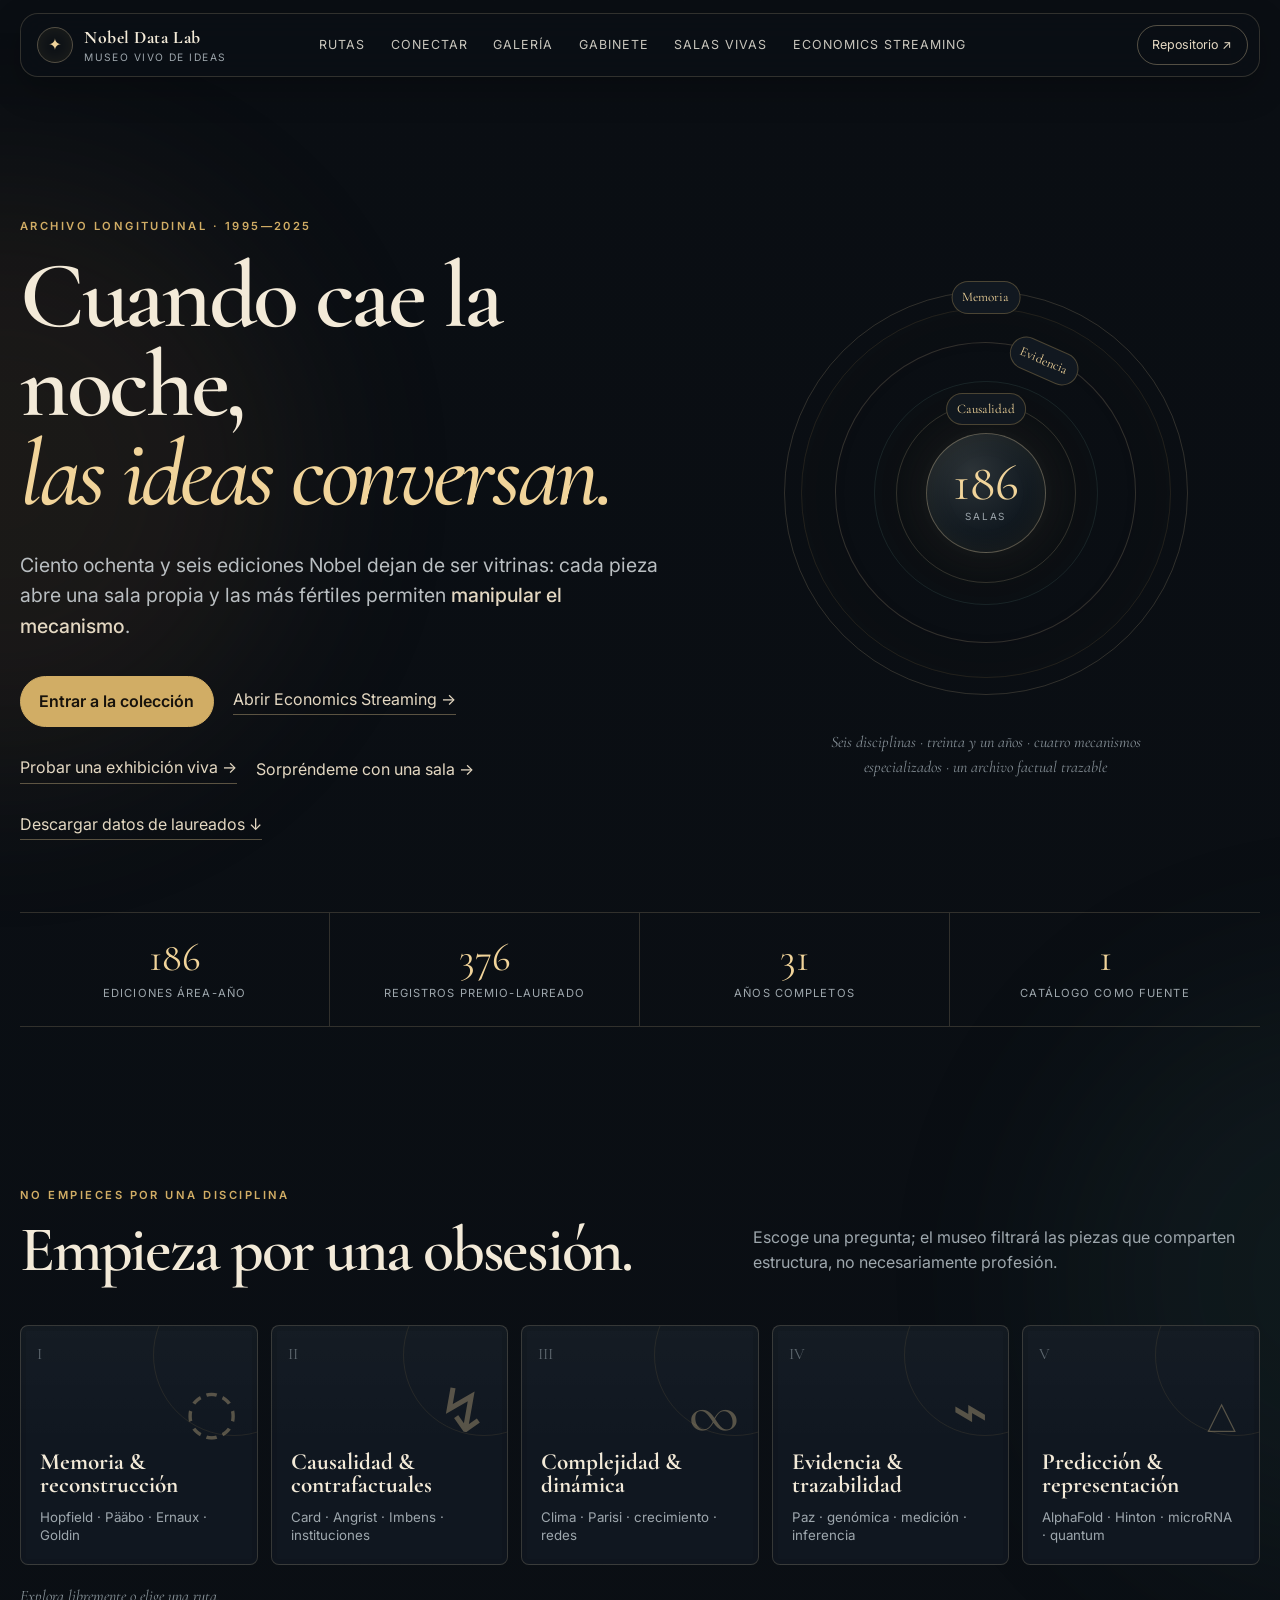
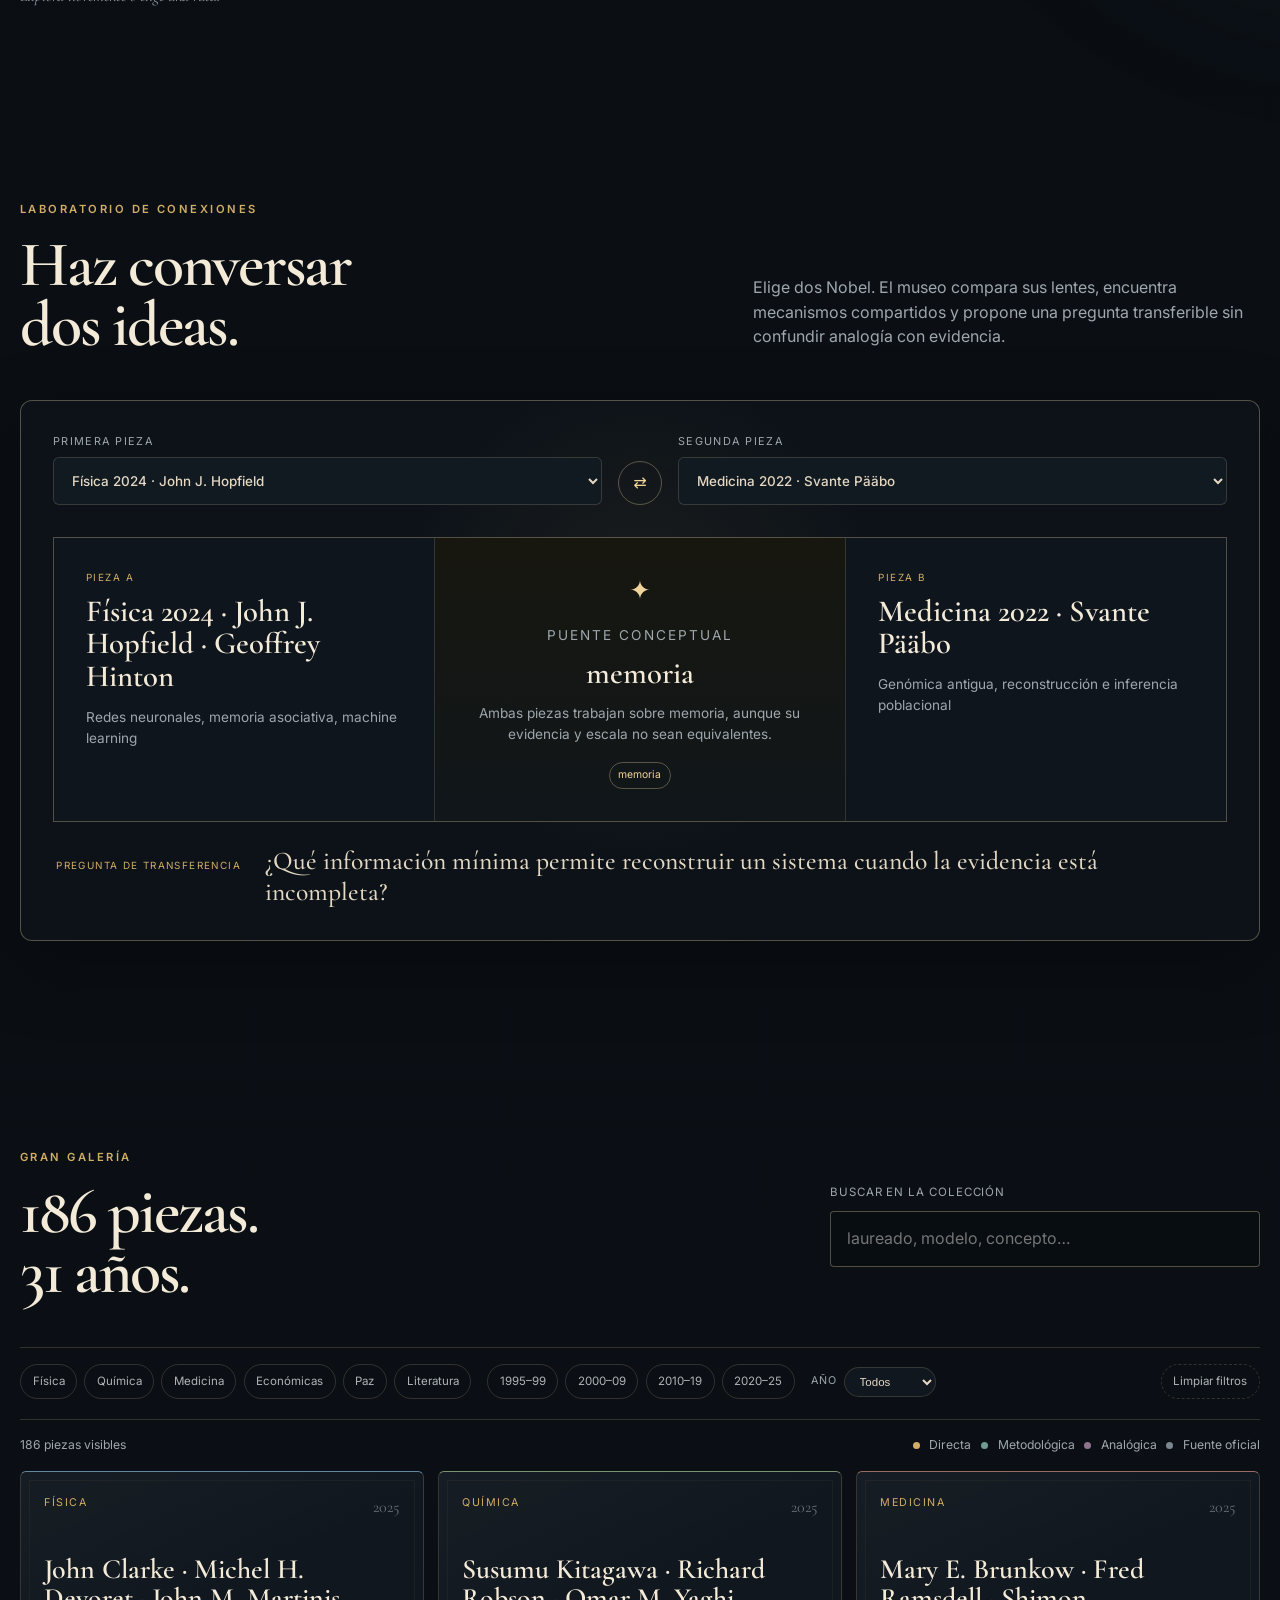
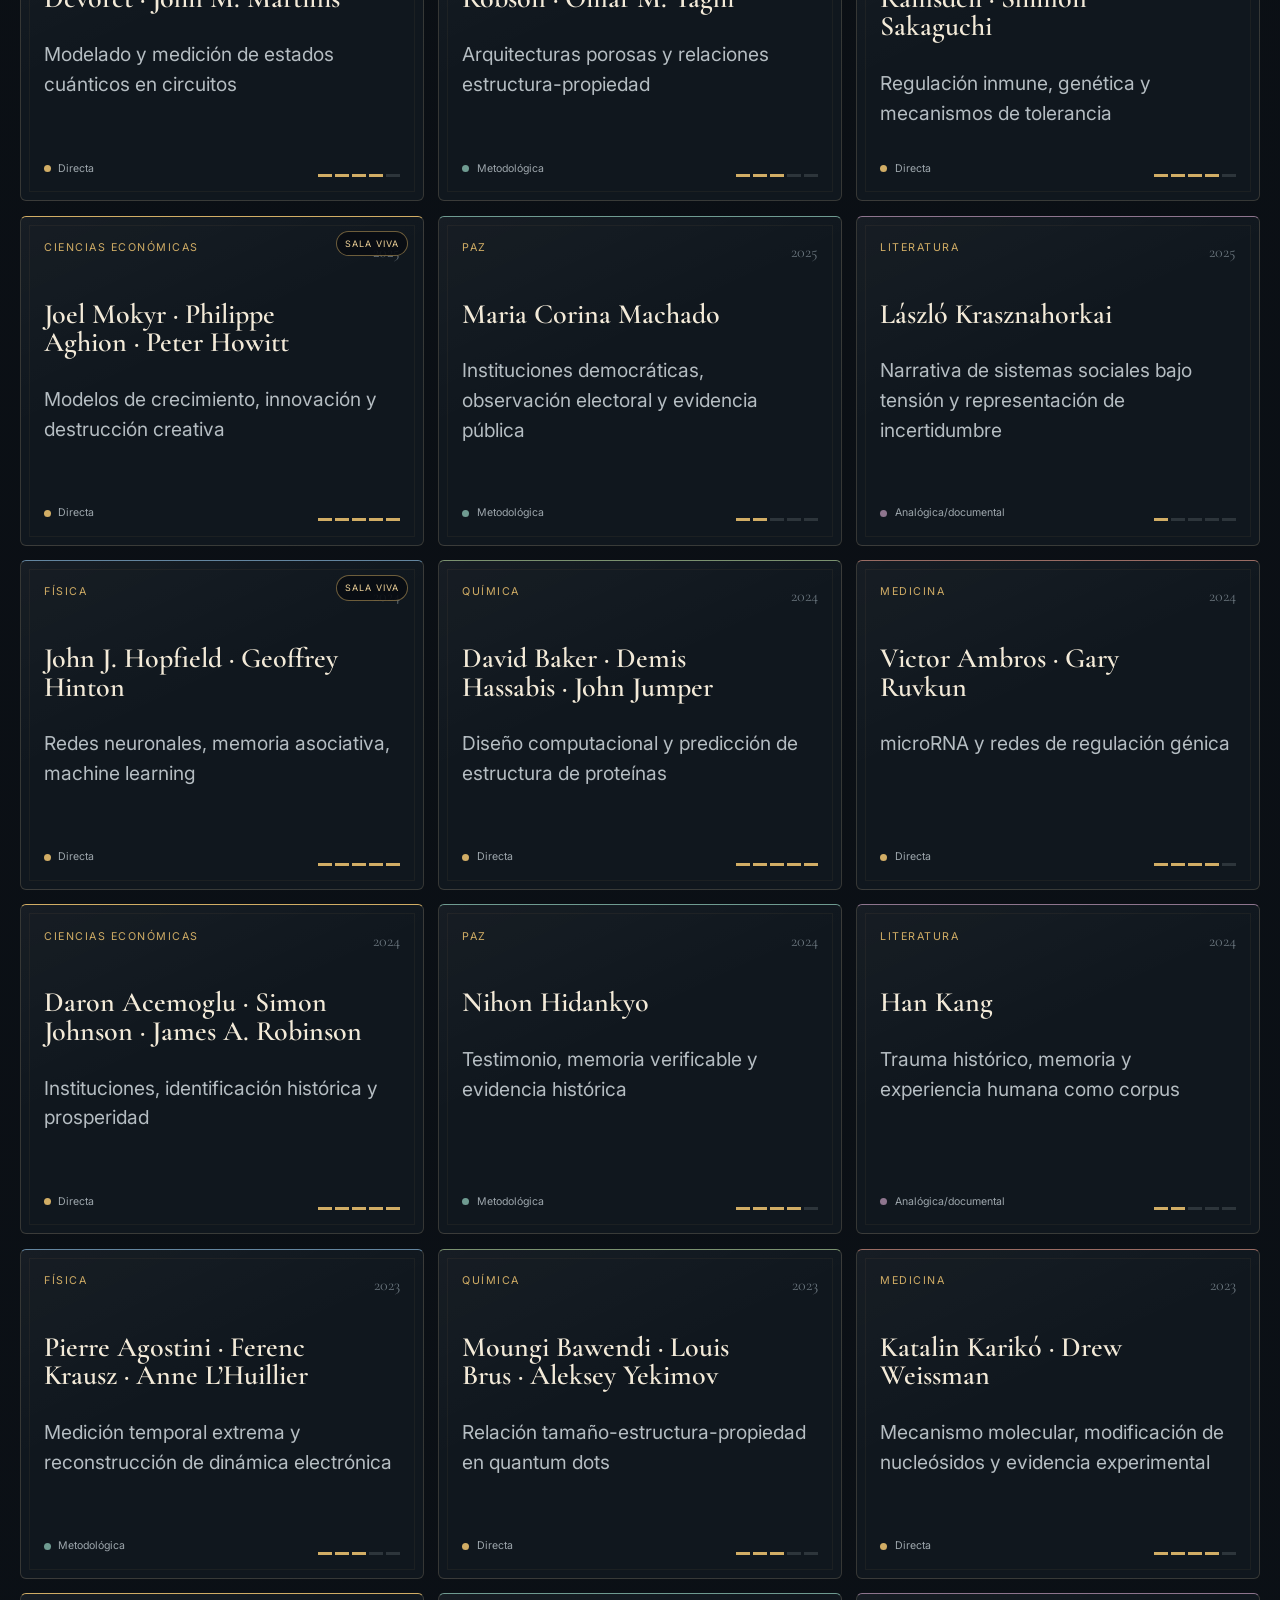
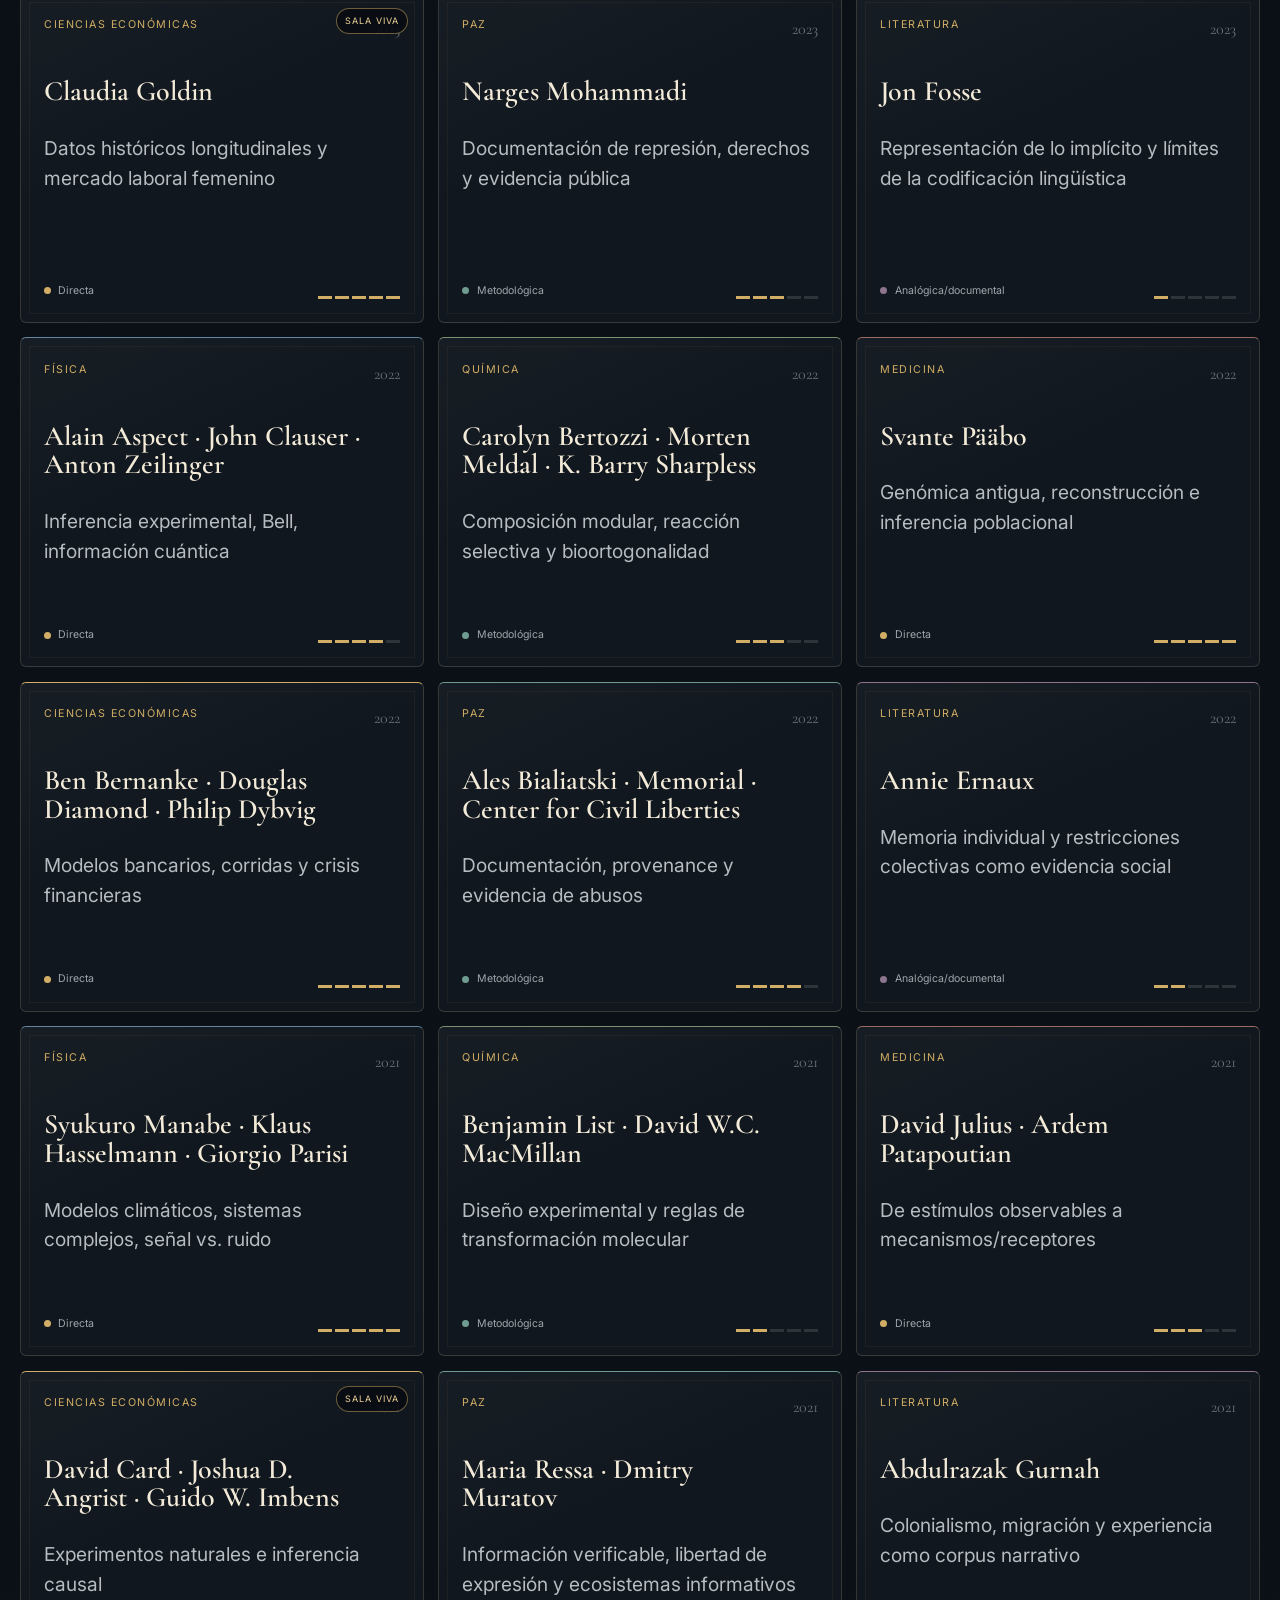
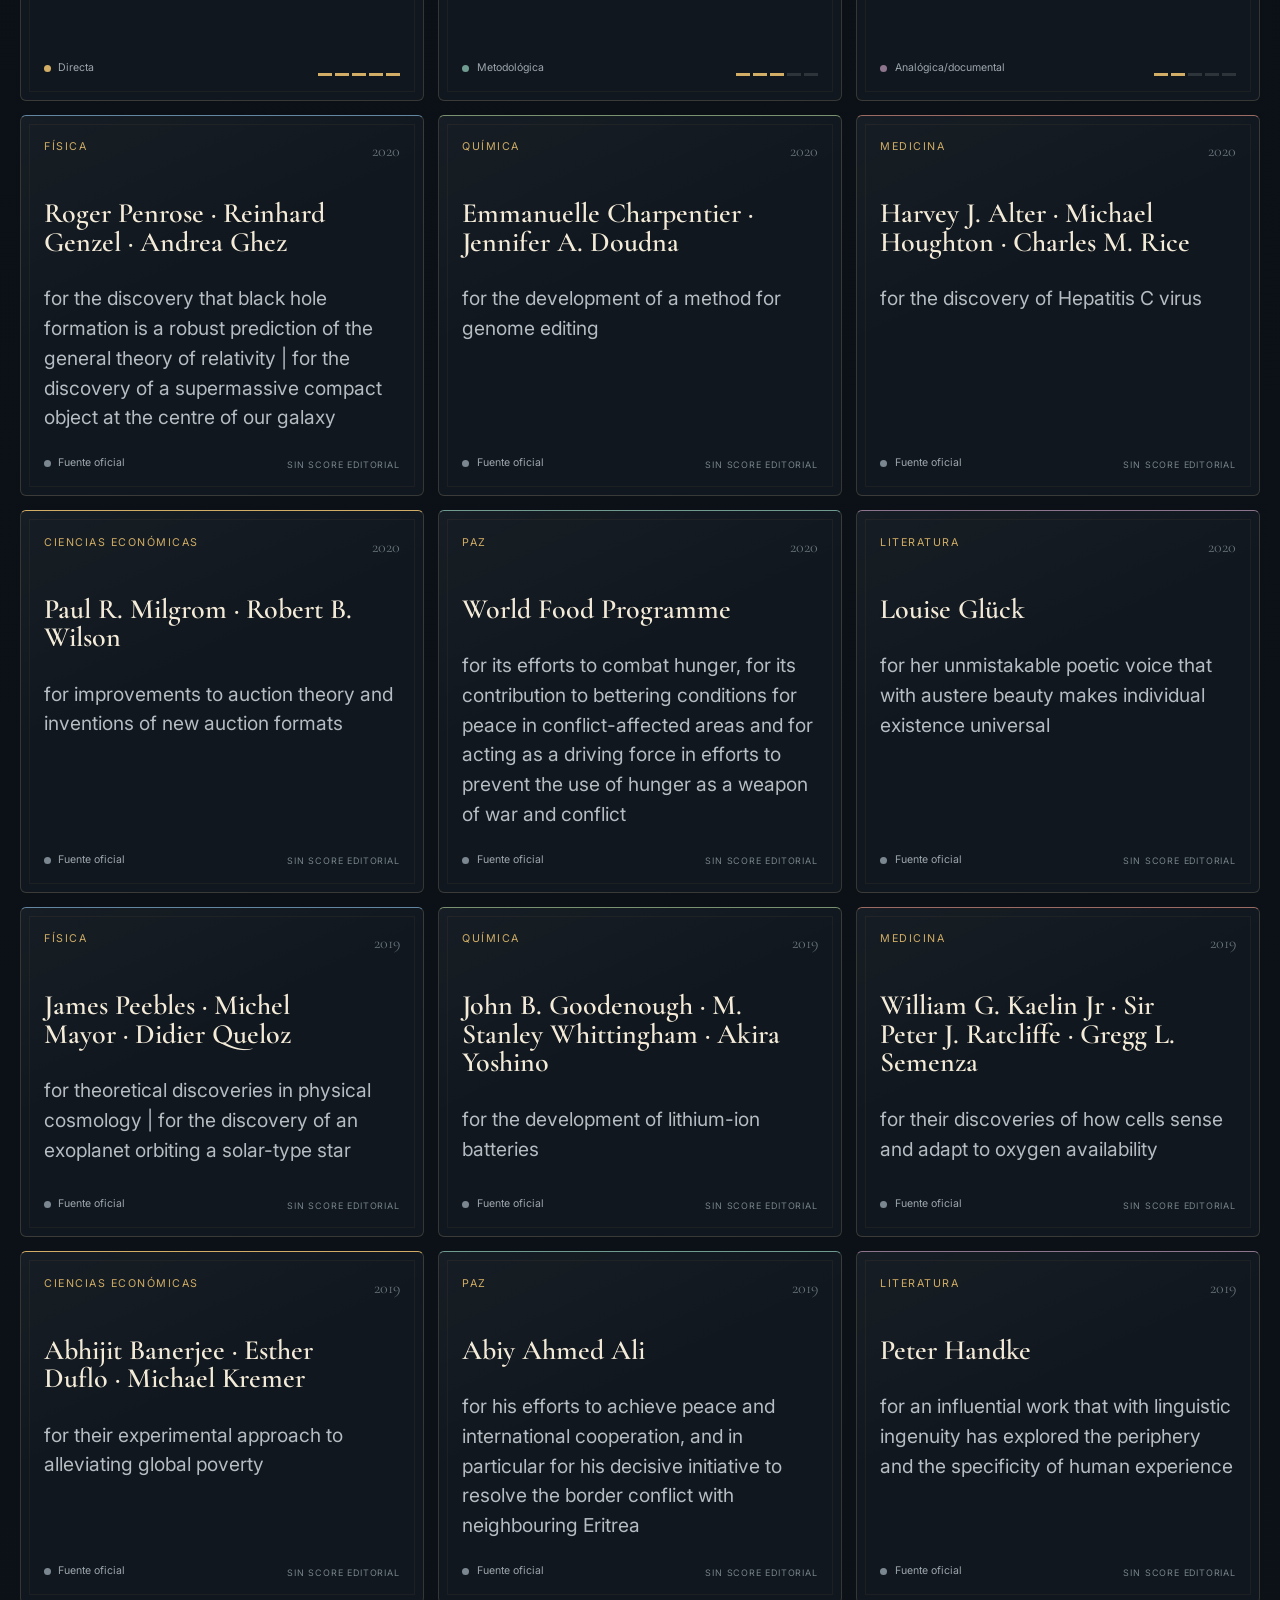
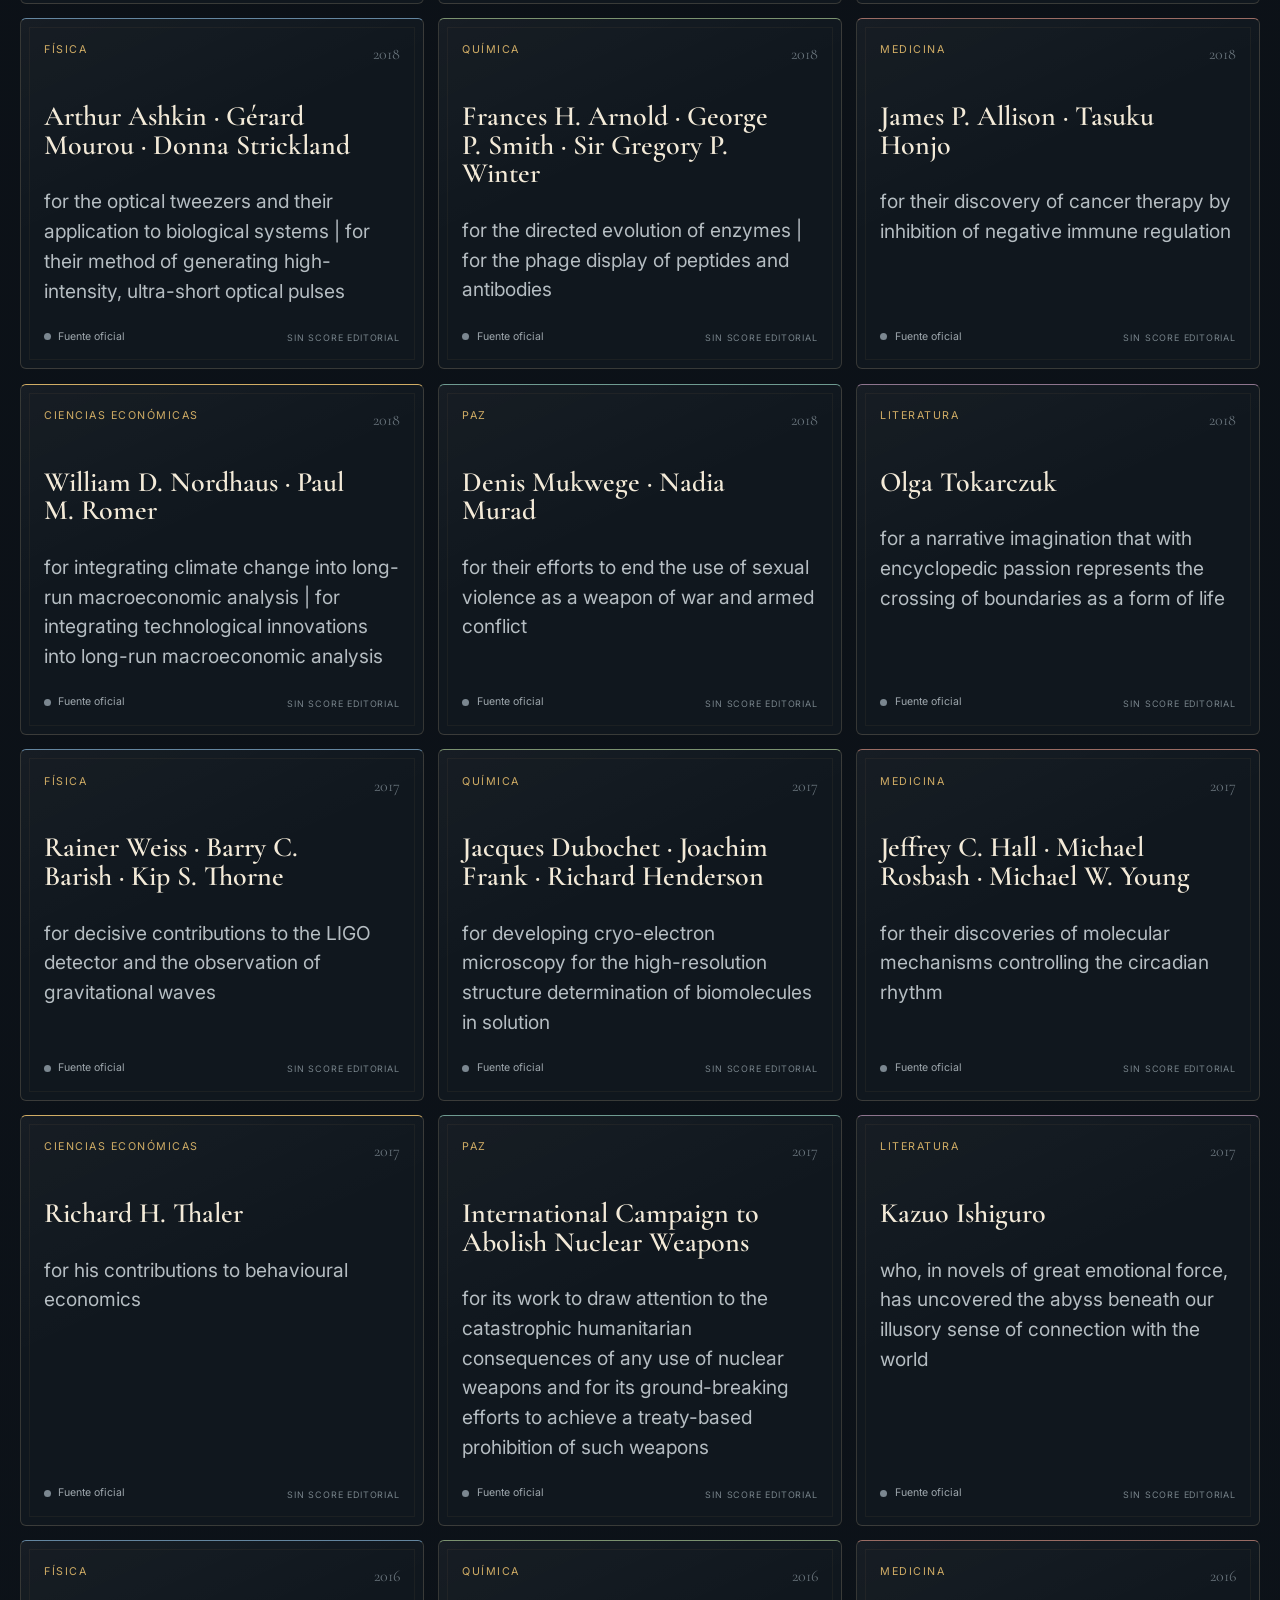
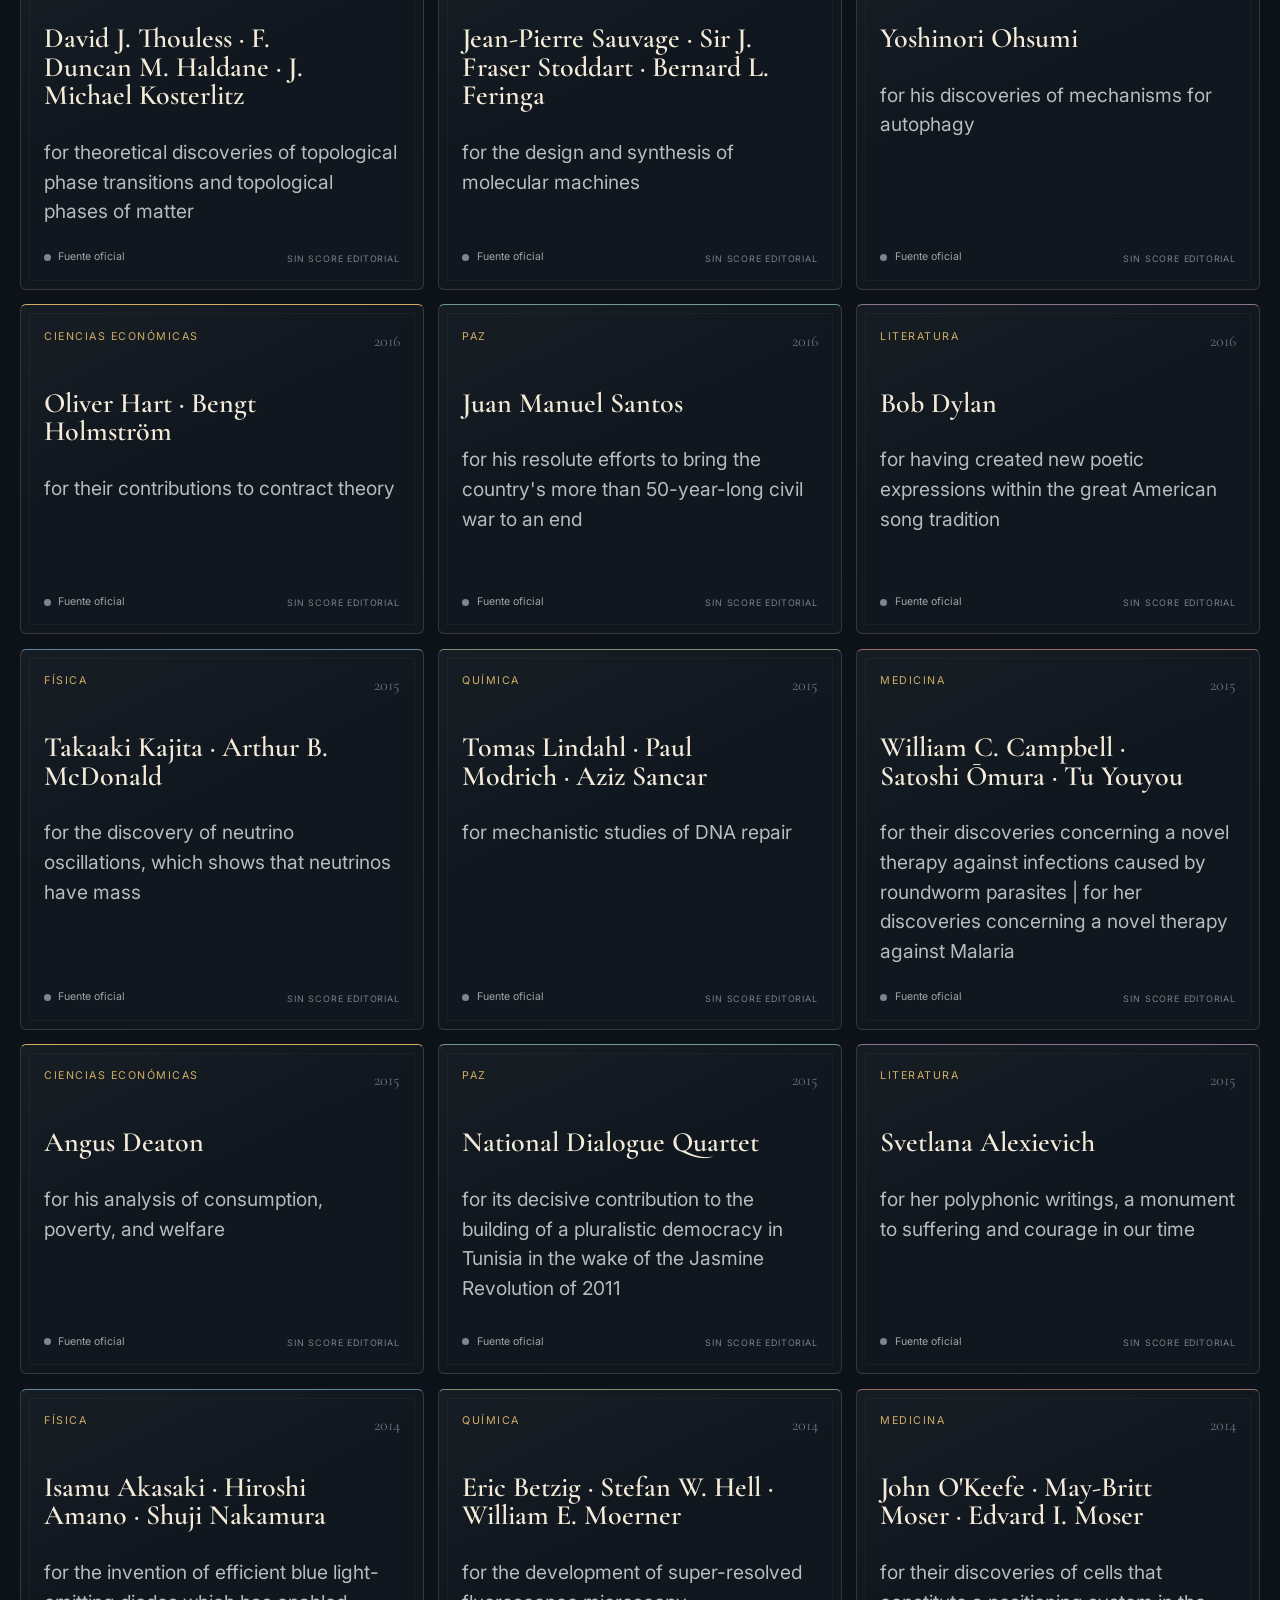
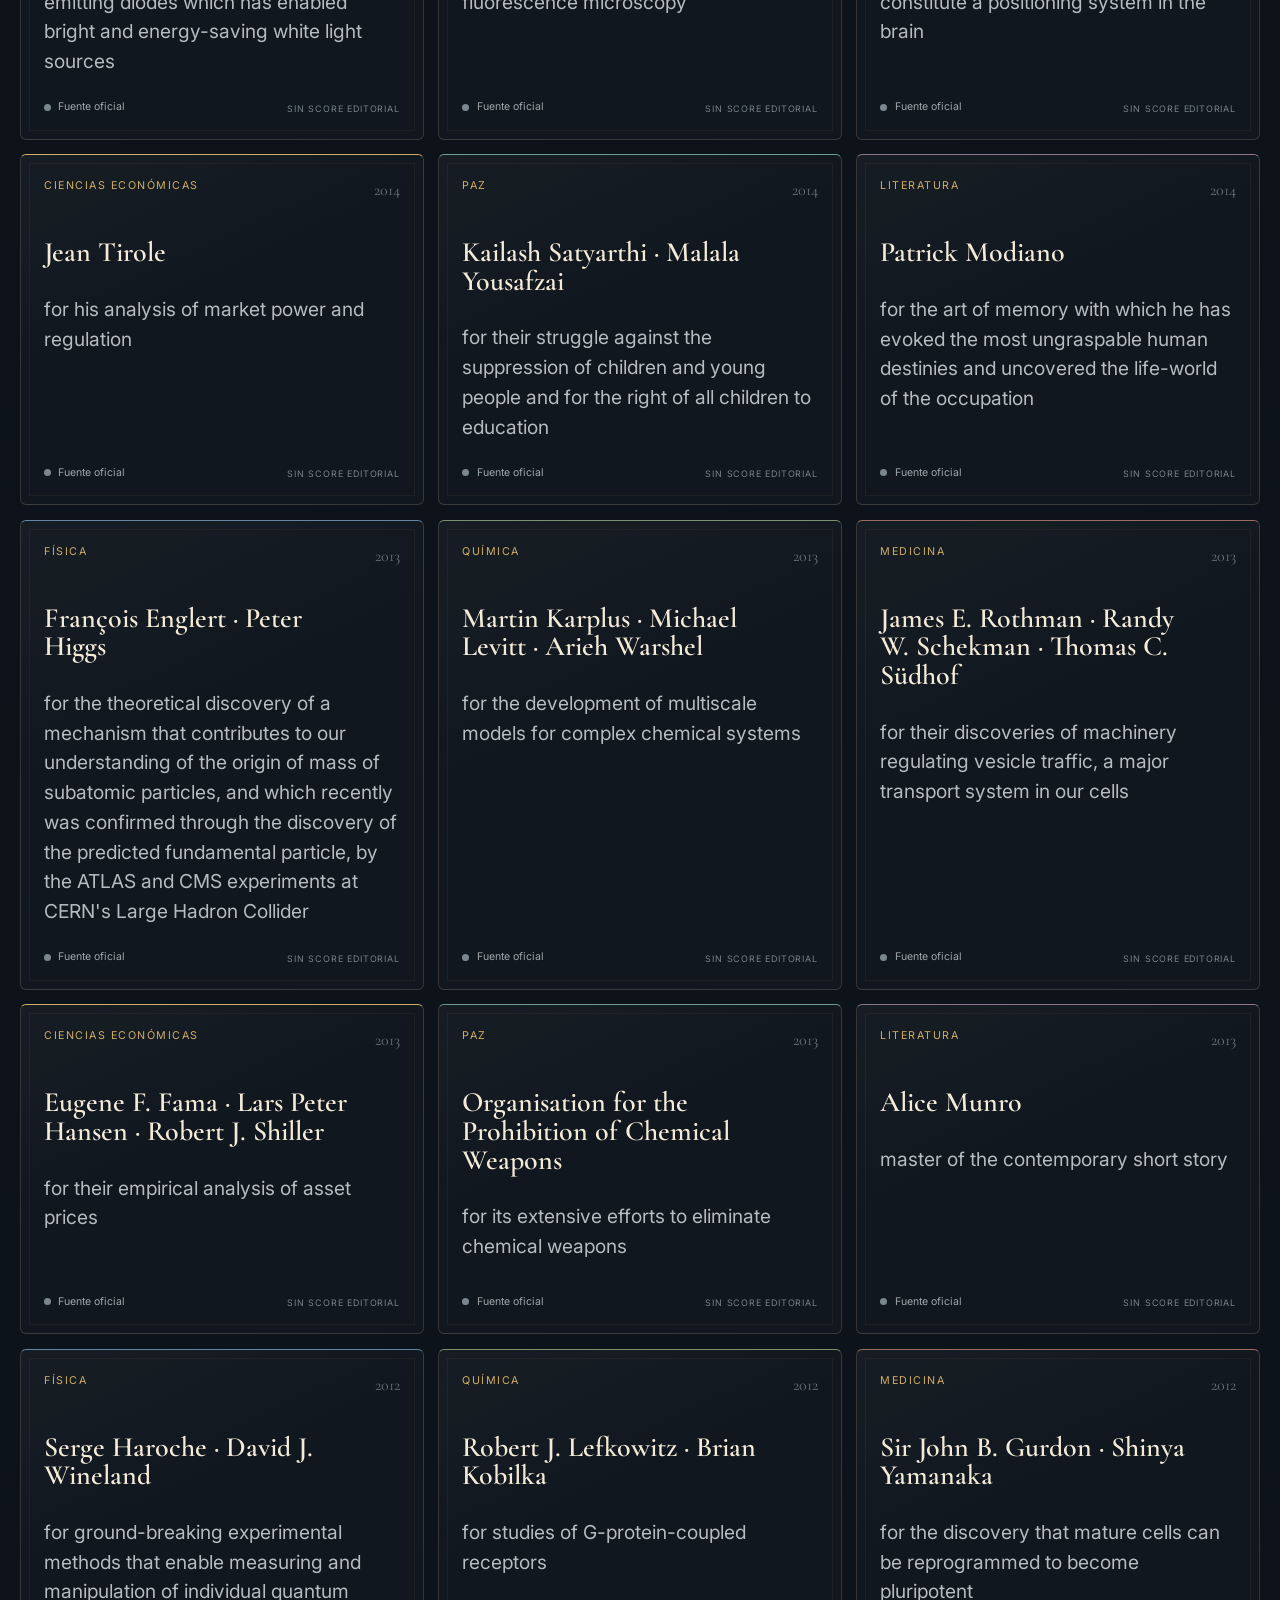
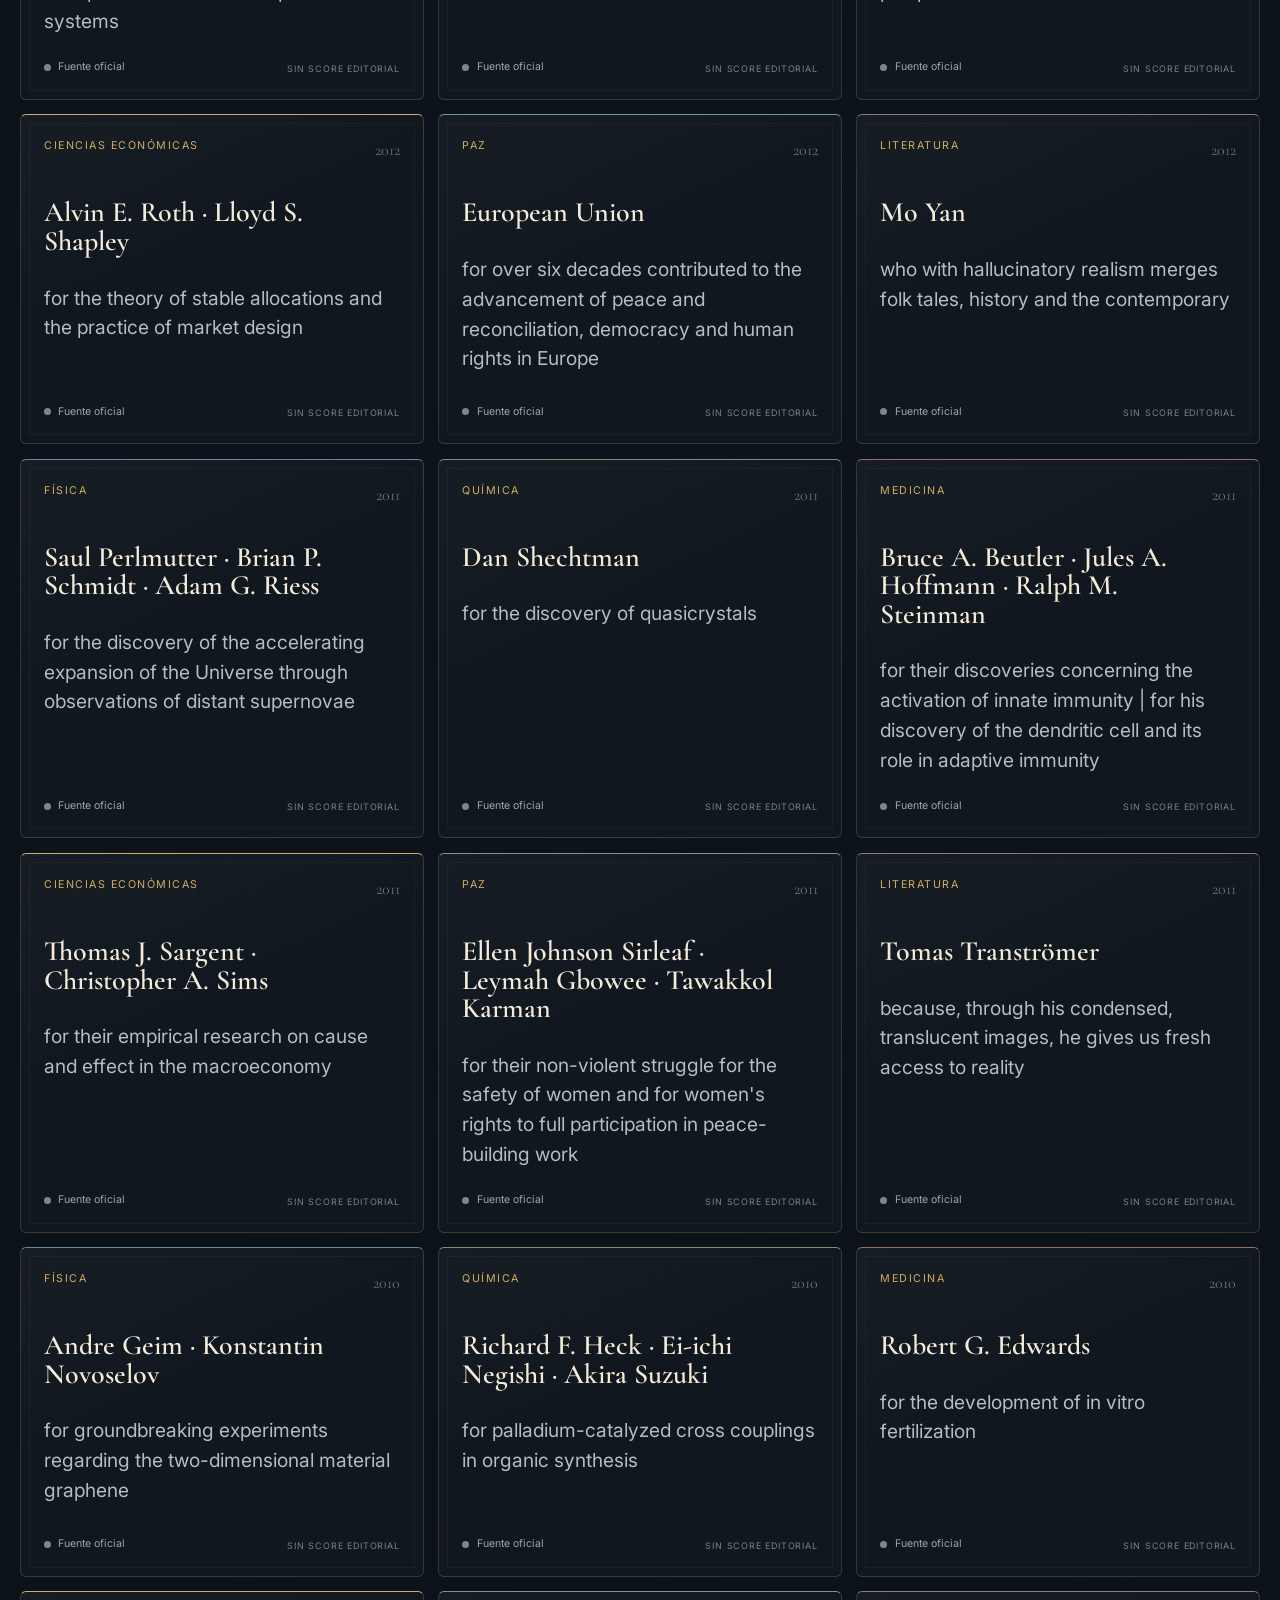
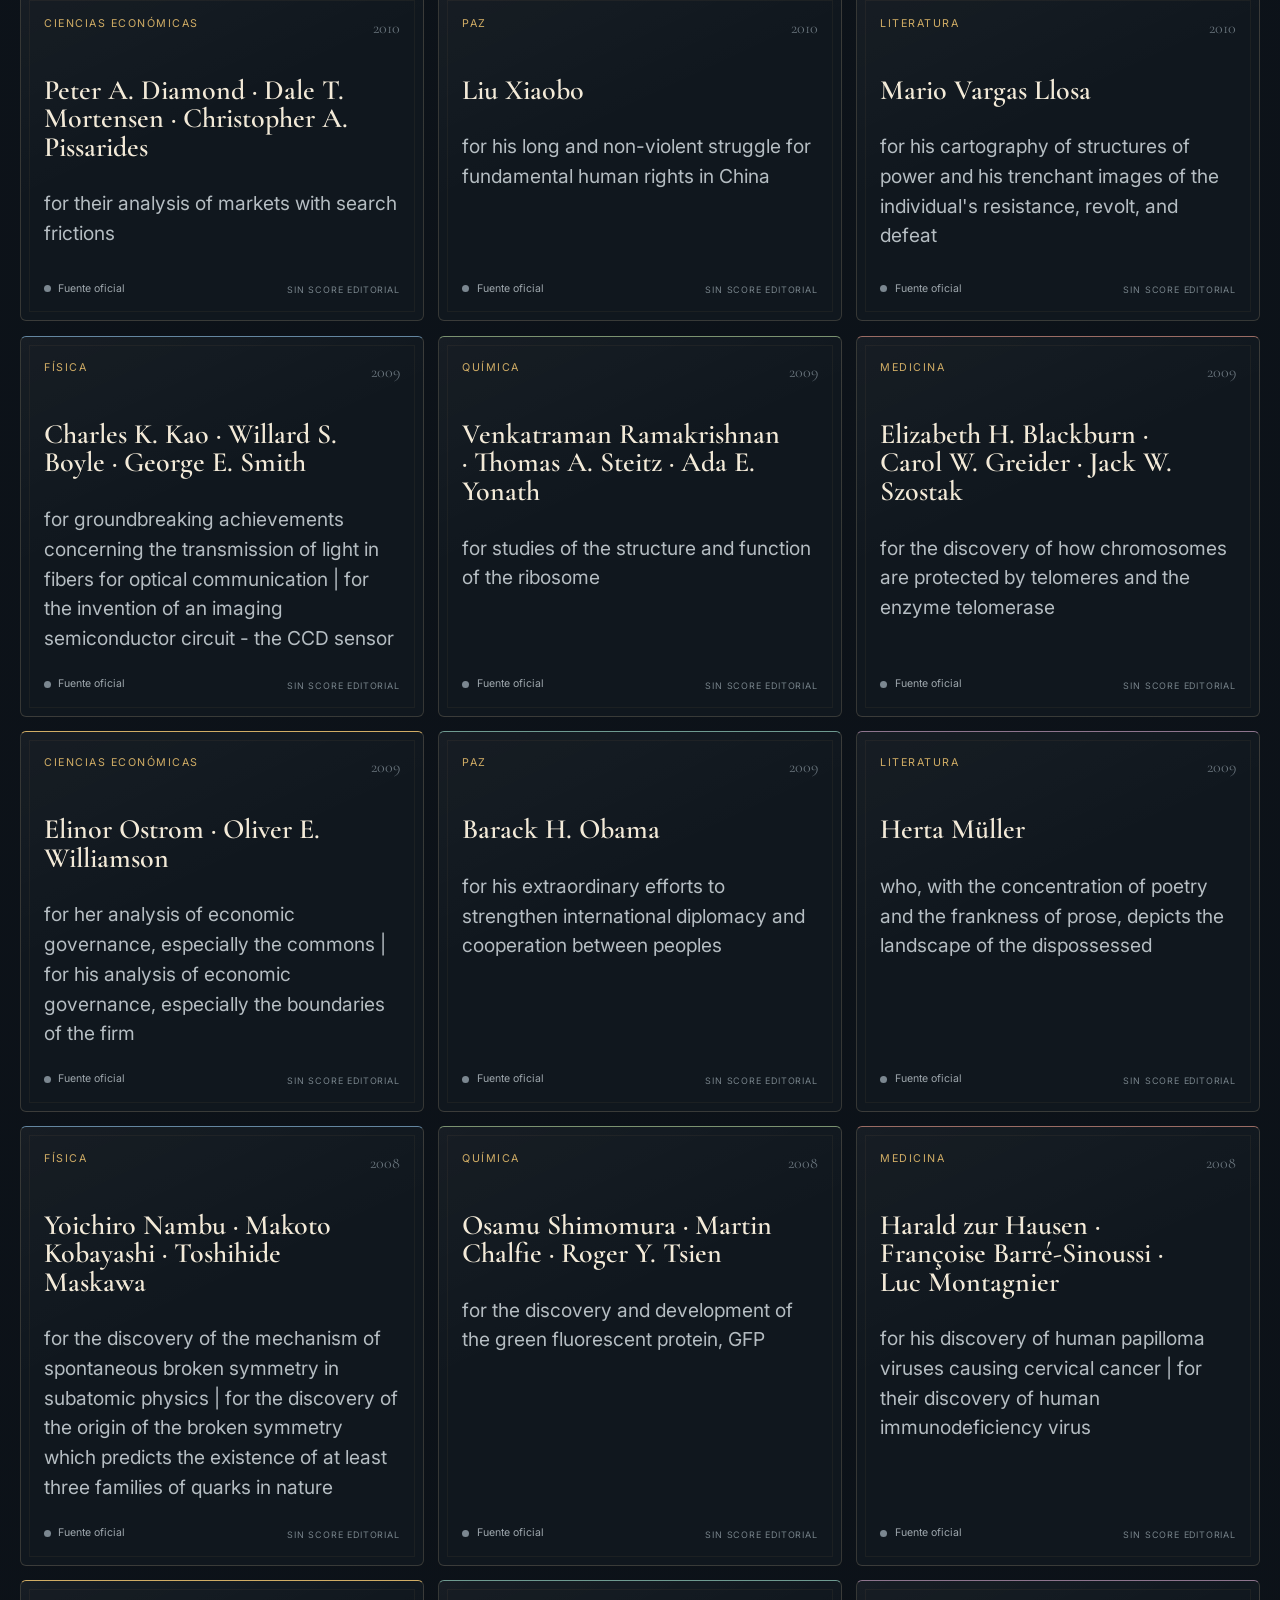
<file: index.html>
<!doctype html>
<html lang="es">
<head>
  <meta charset="utf-8" />
  <meta name="viewport" content="width=device-width, initial-scale=1" />
  <meta name="description" content="Nobel Data Lab: 31 años de premios Nobel, 186 exhibiciones y un museo vivo para explorar evidencia, modelos y conexiones." />
  <meta name="theme-color" content="#0c1117" />
  <title>Nobel Data Lab · Museo Vivo de Ideas</title>
  <link rel="preconnect" href="https://fonts.googleapis.com" />
  <link rel="preconnect" href="https://fonts.gstatic.com" crossorigin />
  <link href="https://fonts.googleapis.com/css2?family=Cormorant+Garamond:wght@500;600;700&family=Inter:wght@400;500;600&display=swap" rel="stylesheet" />
  <link rel="stylesheet" href="assets/styles.css" />
  <link rel="stylesheet" href="assets/exhibit.css" />
</head>
<body>
  <a class="skip-link" href="#main">Ir al contenido</a>
  <div class="ambient ambient-one" aria-hidden="true"></div>
  <div class="ambient ambient-two" aria-hidden="true"></div>

  <header class="museum-header">
    <a class="brand" href="#top" aria-label="Nobel Data Lab, inicio">
      <span class="brand-mark" aria-hidden="true">✦</span>
      <span><strong>Nobel Data Lab</strong><small>Museo vivo de ideas</small></span>
    </a>
    <nav class="main-nav" aria-label="Navegación principal">
      <a href="#rutas">Rutas</a>
      <a href="#conexiones">Conectar</a>
      <a href="#galeria">Galería</a>
      <a href="#gabinete">Gabinete</a>
      <a href="#laboratorio">Salas vivas</a>
      <a href="economics-streaming.html">Economics Streaming</a>
    </nav>
    <a class="ghost-button" href="https://github.com/dinatalediego/dntl_economia" target="_blank" rel="noreferrer">Repositorio ↗</a>
  </header>

  <main id="main">
    <section class="hero" id="top">
      <div class="hero-copy">
        <p class="eyebrow">Archivo longitudinal · 1995—2025</p>
        <h1>Cuando cae la noche,<br /><em>las ideas conversan.</em></h1>
        <p class="hero-lede">Ciento ochenta y seis ediciones Nobel dejan de ser vitrinas: cada pieza abre una sala propia y las más fértiles permiten <strong>manipular el mecanismo</strong>.</p>
        <div class="hero-actions">
          <a class="primary-button" href="#galeria">Entrar a la colección</a>
          <a class="text-link" href="economics-streaming.html">Abrir Economics Streaming →</a>
          <a class="text-link" href="exhibit.html?area=F%C3%ADsica&year=2024">Probar una exhibición viva →</a>
          <button class="text-button" id="random-exhibit" type="button">Sorpréndeme con una sala →</button>
          <a class="text-link" href="data/nobel_laureates_1995_2025.csv" download>Descargar datos de laureados ↓</a>
        </div>
      </div>
      <div class="hero-installation" aria-label="Instalación visual de conceptos conectados">
        <div class="orrery" aria-hidden="true">
          <div class="orbit orbit-a"><span class="orb">Memoria</span></div>
          <div class="orbit orbit-b"><span class="orb">Evidencia</span></div>
          <div class="orbit orbit-c"><span class="orb">Causalidad</span></div>
          <div class="orrery-core"><span>186</span><small>Salas</small></div>
        </div>
        <p class="installation-caption">Seis disciplinas · treinta y un años · cuatro mecanismos especializados · un archivo factual trazable</p>
      </div>
    </section>

    <section class="stats-corridor" aria-label="Resumen de la colección">
      <article><span>186</span><p>ediciones área-año</p></article>
      <article><span>376</span><p>registros premio-laureado</p></article>
      <article><span>31</span><p>años completos</p></article>
      <article><span>1</span><p>catálogo como fuente</p></article>
    </section>

    <section class="section routes" id="rutas">
      <div class="section-heading">
        <div><p class="eyebrow">No empieces por una disciplina</p><h2>Empieza por una obsesión.</h2></div>
        <p>Escoge una pregunta; el museo filtrará las piezas que comparten estructura, no necesariamente profesión.</p>
      </div>
      <div class="route-grid">
        <button class="route-card" type="button" data-route="memoria"><span class="route-number">I</span><span class="route-icon" aria-hidden="true">◌</span><strong>Memoria & reconstrucción</strong><small>Hopfield · Pääbo · Ernaux · Goldin</small></button>
        <button class="route-card" type="button" data-route="causalidad"><span class="route-number">II</span><span class="route-icon" aria-hidden="true">↯</span><strong>Causalidad & contrafactuales</strong><small>Card · Angrist · Imbens · instituciones</small></button>
        <button class="route-card" type="button" data-route="complejidad"><span class="route-number">III</span><span class="route-icon" aria-hidden="true">∞</span><strong>Complejidad & dinámica</strong><small>Clima · Parisi · crecimiento · redes</small></button>
        <button class="route-card" type="button" data-route="evidencia"><span class="route-number">IV</span><span class="route-icon" aria-hidden="true">⌁</span><strong>Evidencia & trazabilidad</strong><small>Paz · genómica · medición · inferencia</small></button>
        <button class="route-card" type="button" data-route="prediccion"><span class="route-number">V</span><span class="route-icon" aria-hidden="true">△</span><strong>Predicción & representación</strong><small>AlphaFold · Hinton · microRNA · quantum</small></button>
      </div>
      <p class="route-status" id="route-status" aria-live="polite">Explora libremente o elige una ruta.</p>
    </section>

    <section class="section connection-lab" id="conexiones">
      <div class="section-heading">
        <div><p class="eyebrow">Laboratorio de conexiones</p><h2>Haz conversar<br />dos ideas.</h2></div>
        <p>Elige dos Nobel. El museo compara sus lentes, encuentra mecanismos compartidos y propone una pregunta transferible sin confundir analogía con evidencia.</p>
      </div>
      <div class="compare-shell">
        <div class="compare-controls">
          <label>Primera pieza<select id="compare-a" aria-label="Primera pieza Nobel"></select></label>
          <button id="swap-comparison" class="compare-swap" type="button" aria-label="Intercambiar piezas">⇄</button>
          <label>Segunda pieza<select id="compare-b" aria-label="Segunda pieza Nobel"></select></label>
        </div>
        <div class="comparison-output" id="comparison-output" aria-live="polite">
          <article><p class="comparison-kicker">Pieza A</p><h3 id="compare-a-title">—</h3><p id="compare-a-lens">—</p></article>
          <div class="comparison-bridge">
            <span class="bridge-glyph" aria-hidden="true">✦</span>
            <p class="comparison-kicker">Puente conceptual</p>
            <h3 id="bridge-title">Selecciona dos piezas</h3>
            <p id="bridge-copy">El laboratorio hará visible la estructura que comparten.</p>
            <div id="bridge-tags" class="bridge-tags"></div>
          </div>
          <article><p class="comparison-kicker">Pieza B</p><h3 id="compare-b-title">—</h3><p id="compare-b-lens">—</p></article>
        </div>
        <p class="transfer-question"><span>Pregunta de transferencia</span><strong id="transfer-question">¿Qué cambia cuando observas el mismo problema desde dos disciplinas?</strong></p>
      </div>
    </section>

    <section class="section gallery" id="galeria">
      <div class="section-heading gallery-heading">
        <div><p class="eyebrow">Gran Galería</p><h2>186 piezas.<br />31 años.</h2></div>
        <div class="gallery-search"><label for="search">Buscar en la colección</label><input id="search" type="search" placeholder="laureado, modelo, concepto…" autocomplete="off" /></div>
      </div>
      <div class="filters" aria-label="Filtros de la galería">
        <div class="filter-group" id="area-filters" aria-label="Filtrar por área"></div>
        <div class="filter-group years" id="period-filters" aria-label="Filtrar por período"></div>
        <label class="year-select" for="year-select">Año<select id="year-select"><option value="">Todos</option></select></label>
        <button class="filter-reset" id="reset-filters" type="button">Limpiar filtros</button>
      </div>
      <div class="gallery-meta">
        <p><span id="result-count">186</span> piezas visibles</p>
        <p class="legend"><span class="legend-dot direct"></span>Directa <span class="legend-dot method"></span>Metodológica <span class="legend-dot analogue"></span>Analógica <span class="legend-dot source"></span>Fuente oficial</p>
      </div>
      <div class="exhibit-grid" id="exhibit-grid" aria-live="polite"></div>
      <div class="empty-state" id="empty-state" hidden><span aria-hidden="true">◈</span><h3>Esta vitrina está vacía.</h3><p>Prueba otra combinación de sala, año o concepto.</p></div>
    </section>

    <section class="section cabinet" id="gabinete">
      <div class="cabinet-shell">
        <div class="section-heading inverse"><div><p class="eyebrow">Gabinete del Polímata</p><h2>Las fronteras son del catálogo,<br />no del conocimiento.</h2></div><p>Cuatro pasadizos conectan mecanismos que suelen enseñarse por separado.</p></div>
        <div class="connection-grid">
          <article class="connection-card"><p class="connection-label">Pasadizo 01 · Memoria</p><h3>¿Cómo reconstruimos lo que ya no está?</h3><div class="connection-pair"><span>Física 2024<br /><strong>Hopfield</strong></span><i aria-hidden="true">↔</i><span>Medicina 2022<br /><strong>Pääbo</strong></span></div><p>Una red recupera patrones incompletos; la paleogenómica reconstruye historia desde fragmentos degradados.</p></article>
          <article class="connection-card"><p class="connection-label">Pasadizo 02 · Evidencia</p><h3>¿Qué transforma observaciones en una afirmación defendible?</h3><div class="connection-pair"><span>Economía 2021<br /><strong>Angrist & Imbens</strong></span><i aria-hidden="true">↔</i><span>Paz 2022<br /><strong>Documentación</strong></span></div><p>Identificación causal y trazabilidad documental exigen separar hecho, supuesto e interpretación.</p></article>
          <article class="connection-card"><p class="connection-label">Pasadizo 03 · Contexto</p><h3>¿Cuándo una observación deja de significar lo mismo?</h3><div class="connection-pair"><span>Economía 2023<br /><strong>Goldin</strong></span><i aria-hidden="true">↔</i><span>Literatura 2022<br /><strong>Ernaux</strong></span></div><p>Las series y la memoria situada recuerdan que categorías, lenguaje y medición cambian con el tiempo.</p></article>
          <article class="connection-card"><p class="connection-label">Pasadizo 04 · Sistemas</p><h3>¿Cómo emerge una regularidad desde muchas interacciones?</h3><div class="connection-pair"><span>Física 2021<br /><strong>Clima & Parisi</strong></span><i aria-hidden="true">↔</i><span>Economía 2025<br /><strong>Aghion & Howitt</strong></span></div><p>Ruido local, innovación y reemplazo pueden producir patrones agregados que ningún caso individual revela.</p></article>
        </div>
      </div>
    </section>

    <section class="section laboratory" id="laboratorio">
      <div class="section-heading">
        <div><p class="eyebrow">Salas que ya despertaron</p><h2>Lee menos.<br />Toca el mecanismo.</h2></div>
        <p>Cuatro Nobel tienen simuladores especializados en navegador. Las otras 182 piezas abren una ficha viva; 156 esperan una curaduría profunda sin perder su registro factual oficial.</p>
      </div>
      <div class="lab-grid">
        <article class="lab-card"><div class="lab-badge">VIVA · 01</div><p class="lab-discipline">Física 2024</p><h3>Memoria de Hopfield</h3><p>Corrompe bits, observa la energía y deja que la red reconstruya el patrón.</p><a href="exhibit.html?area=F%C3%ADsica&year=2024">Entrar a Hopfield →</a></article>
        <article class="lab-card"><div class="lab-badge">VIVA · 02</div><p class="lab-discipline">Economía 2021</p><h3>Difference-in-Differences</h3><p>Mueve tratamiento y control; el contrafactual cambia delante de ti.</p><a href="exhibit.html?area=Ciencias+Econ%C3%B3micas&year=2021">Construir causalidad →</a></article>
        <article class="lab-card"><div class="lab-badge">VIVA · 03</div><p class="lab-discipline">Economía 2023</p><h3>Goldin y la medición</h3><p>Introduce un quiebre semántico y observa cómo una serie puede contar una historia falsa.</p><a href="exhibit.html?area=Ciencias+Econ%C3%B3micas&year=2023">Romper la serie →</a></article>
        <article class="lab-card"><div class="lab-badge">VIVA · 04</div><p class="lab-discipline">Economía 2025</p><h3>Destrucción creativa</h3><p>Ajusta innovación y competencia; observa crecimiento, concentración y reemplazo.</p><a href="exhibit.html?area=Ciencias+Econ%C3%B3micas&year=2025">Simular crecimiento →</a></article>
        <article class="lab-card lab-card-manifesto"><div class="lab-badge">REGLA DEL MUSEO</div><blockquote>Leer → estructurar → modelar → falsar → transferir.</blockquote><p>La pieza deja de ser decoración cuando puede fallar bajo tus manos.</p><a href="wiki/living-exhibits.md">Ver contrato de las salas →</a></article>
      </div>
    </section>

    <section class="closing-hall">
      <p class="eyebrow">Antes de que amanezca</p>
      <h2>El visitante ya no solo recorre conocimiento.<br />Experimenta con él.</h2>
      <a class="primary-button" href="#top">Volver al Gran Hall ↑</a>
    </section>
  </main>

  <footer><p><strong>Nobel Data Lab</strong> · dntl_economia</p><p>Fuentes primarias: NobelPrize.org · simuladores pedagógicos claramente separados del motivo oficial del premio.</p></footer>
  <noscript><div class="noscript">Activa JavaScript para cargar y manipular las exhibiciones.</div></noscript>
  <script src="assets/app.js" defer></script>
  <script src="assets/exhibit-router.js" defer></script>
</body>
</html>
</file>
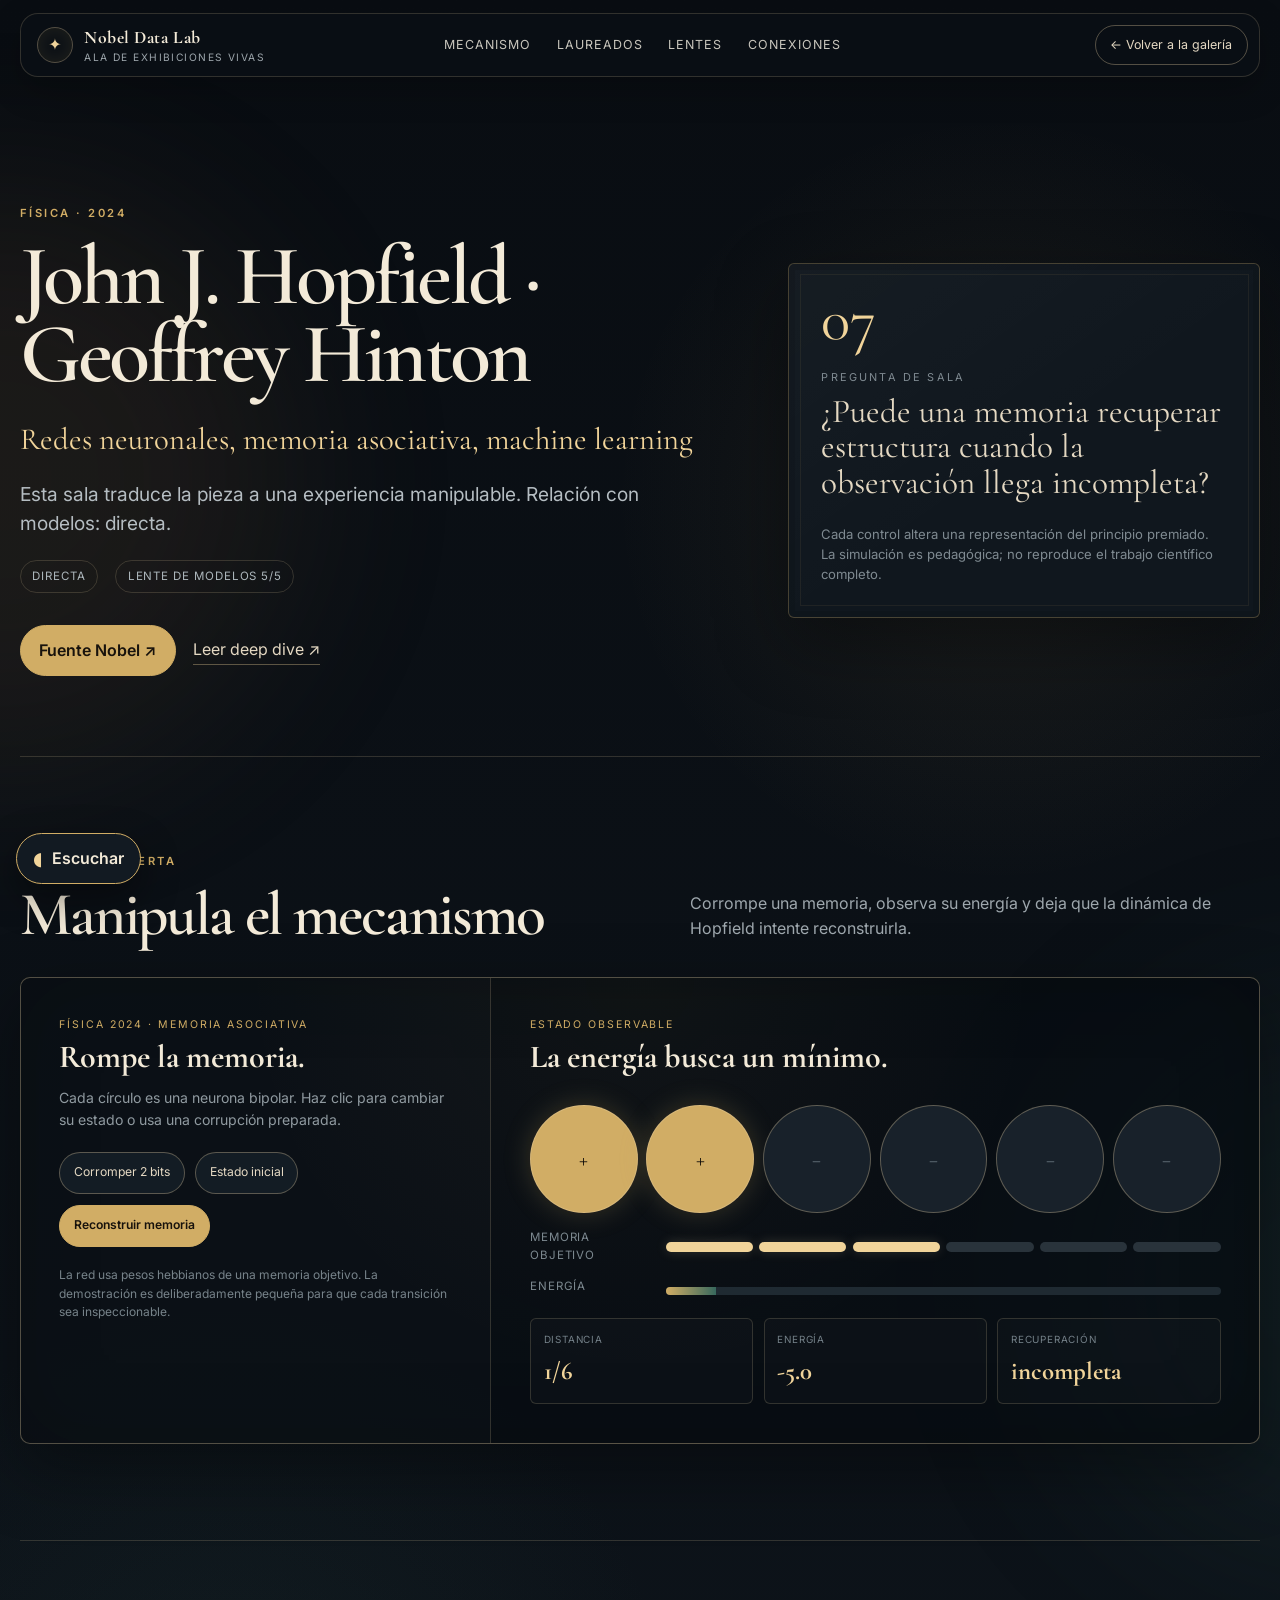
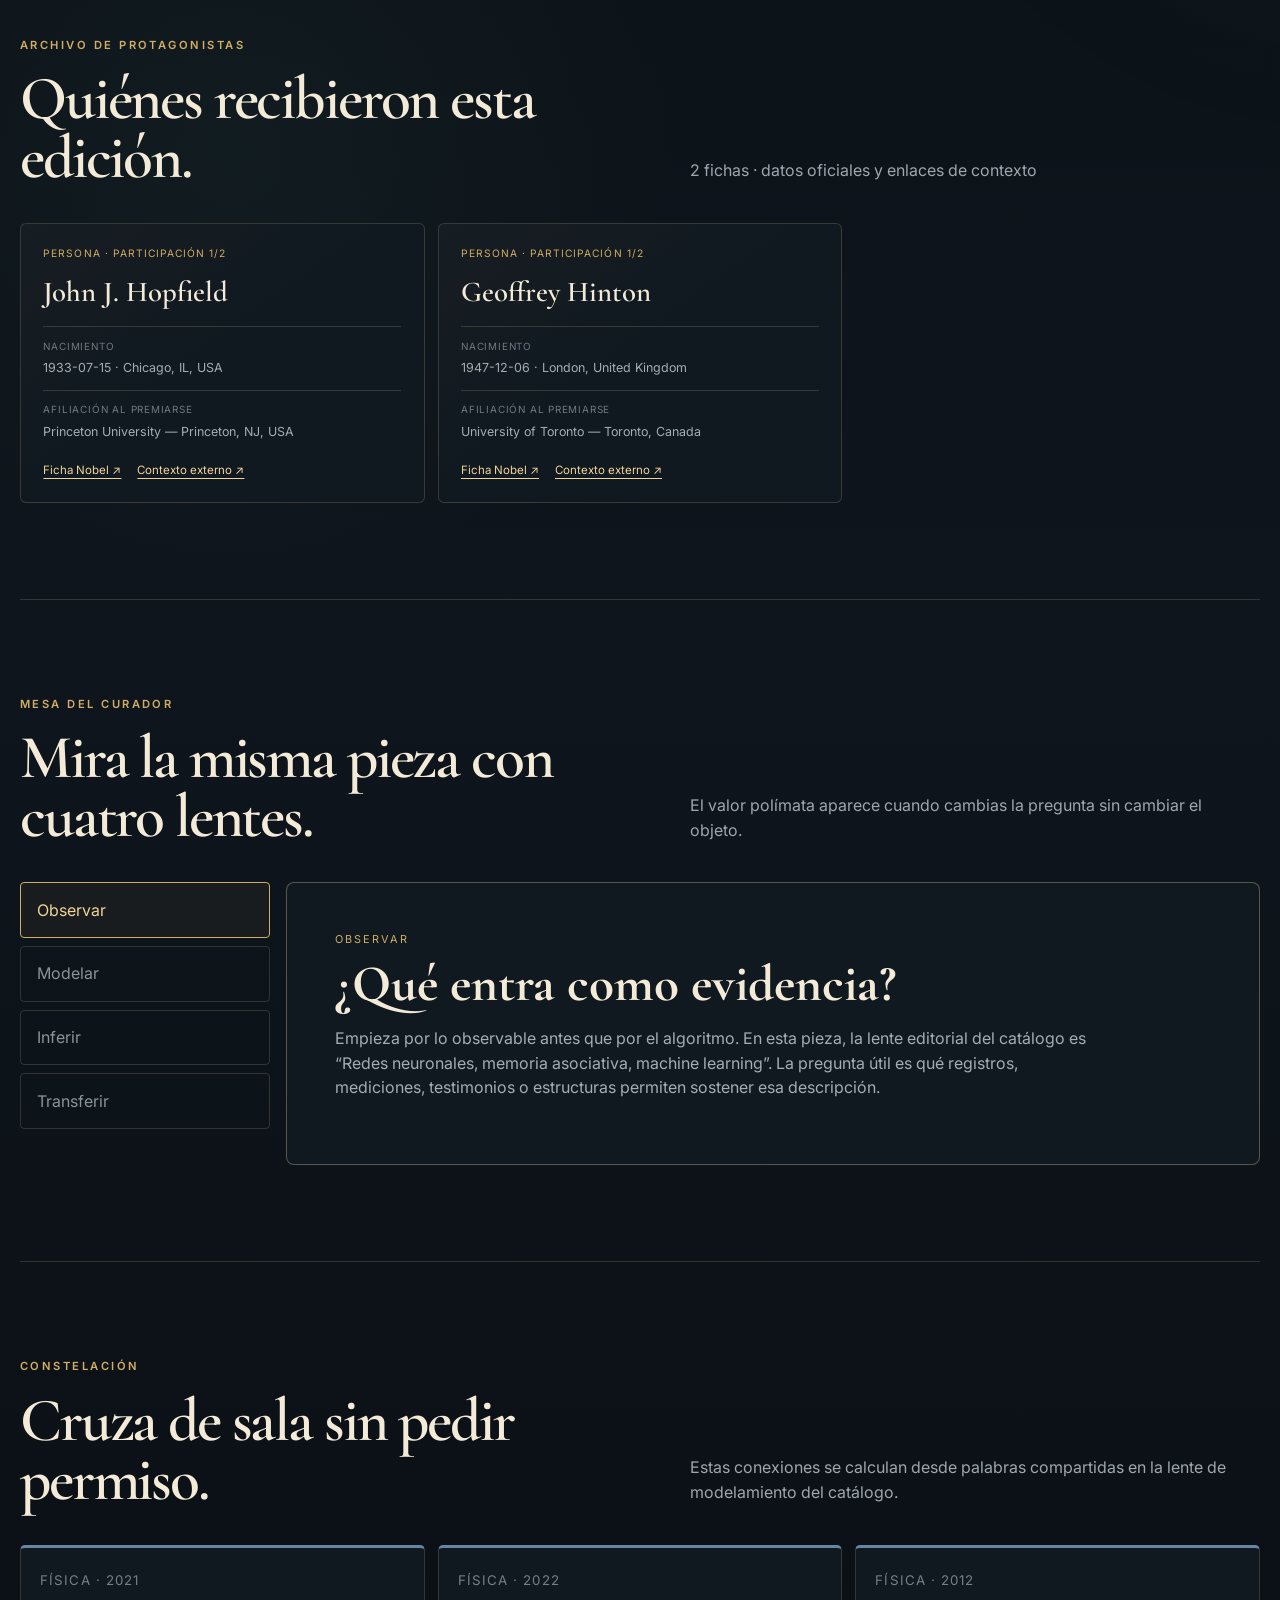
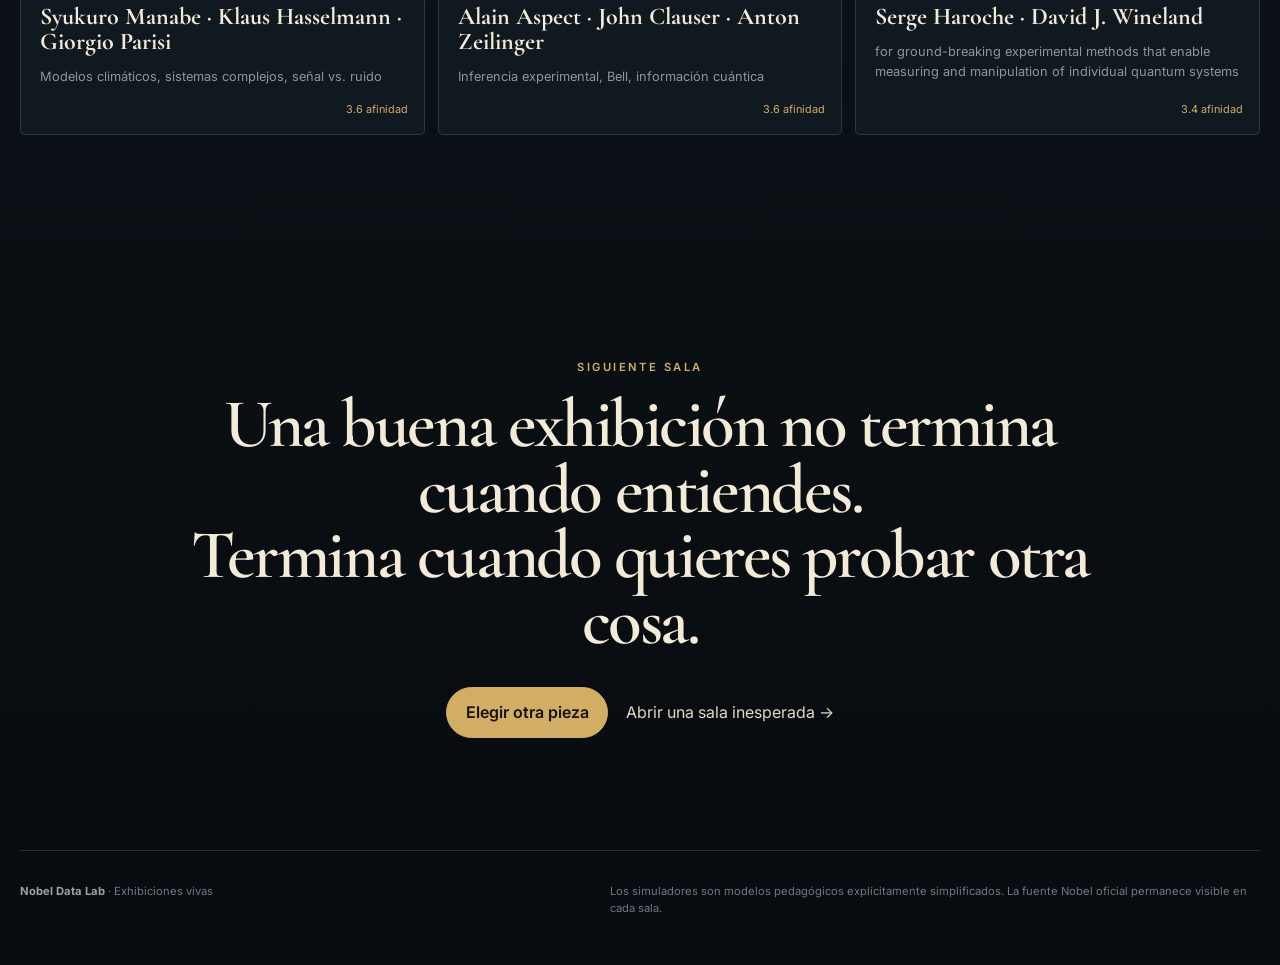
<file: exhibit.html>
<!doctype html>
<html lang="es">
<head>
  <meta charset="utf-8" />
  <meta name="viewport" content="width=device-width, initial-scale=1" />
  <meta name="description" content="Exhibición interactiva del Nobel Data Lab: manipula modelos, evidencia y mecanismos." />
  <meta name="theme-color" content="#0c1117" />
  <title>Exhibición viva · Nobel Data Lab</title>
  <link rel="preconnect" href="https://fonts.googleapis.com" />
  <link rel="preconnect" href="https://fonts.gstatic.com" crossorigin />
  <link href="https://fonts.googleapis.com/css2?family=Cormorant+Garamond:wght@500;600;700&family=Inter:wght@400;500;600&display=swap" rel="stylesheet" />
  <link rel="stylesheet" href="assets/styles.css" />
  <link rel="stylesheet" href="assets/exhibit.css" />
  <link rel="stylesheet" href="assets/read-aloud.css" />
</head>
<body class="exhibit-page">
  <a class="skip-link" href="#exhibit-main">Ir a la exhibición</a>
  <div class="ambient ambient-one" aria-hidden="true"></div>
  <div class="ambient ambient-two" aria-hidden="true"></div>

  <header class="museum-header exhibit-header">
    <a class="brand" href="index.html" aria-label="Volver al Nobel Data Lab">
      <span class="brand-mark" aria-hidden="true">✦</span>
      <span>
        <strong>Nobel Data Lab</strong>
        <small>Ala de exhibiciones vivas</small>
      </span>
    </a>
    <nav class="main-nav" aria-label="Navegación de la exhibición">
      <a href="#mecanismo">Mecanismo</a>
      <a href="#laureados">Laureados</a>
      <a href="#lentes">Lentes</a>
      <a href="#conexiones">Conexiones</a>
    </nav>
    <a class="ghost-button" href="index.html#galeria">← Volver a la galería</a>
  </header>

  <main id="exhibit-main">
    <section class="exhibit-hero" aria-labelledby="exhibit-title" data-read-label="Presentación del premio seleccionado">
      <div class="exhibit-hero-copy">
        <p class="eyebrow" id="exhibit-kicker">Sala cargando…</p>
        <h1 id="exhibit-title">Preparando la pieza</h1>
        <p class="exhibit-laureates" id="exhibit-laureates"></p>
        <p class="exhibit-lens" id="exhibit-lens">El museo está leyendo el catálogo.</p>
        <div class="exhibit-meta-row">
          <span class="exhibit-relation" id="exhibit-relation"></span>
          <span class="exhibit-score" id="exhibit-score"></span>
        </div>
        <div class="exhibit-actions">
          <a class="primary-button" id="official-source" href="#" target="_blank" rel="noreferrer">Fuente Nobel ↗</a>
          <a class="text-link" id="deep-dive-link" href="#" target="_blank" rel="noreferrer" hidden>Leer deep dive ↗</a>
        </div>
      </div>

      <aside class="museum-plaque" aria-label="Placa curatorial">
        <span class="plaque-number" id="plaque-number">—</span>
        <p class="plaque-label">Pregunta de sala</p>
        <blockquote id="exhibit-question">¿Qué cambia cuando puedes manipular el mecanismo y no solo leerlo?</blockquote>
        <p class="plaque-note" id="plaque-note">Cada control altera una representación del principio premiado. La simulación es pedagógica; no reproduce el trabajo científico completo.</p>
      </aside>
    </section>

    <section class="living-stage" id="mecanismo" aria-labelledby="mechanism-title" data-read-label="Mecanismo interactivo">
      <div class="stage-heading">
        <div>
          <p class="eyebrow">La pieza despierta</p>
          <h2 id="mechanism-title">Manipula el mecanismo</h2>
        </div>
        <p id="mechanism-intro">Esta sala se adapta al Nobel seleccionado.</p>
      </div>
      <div id="interactive-root" class="interactive-root" aria-live="polite"></div>
    </section>

    <section class="laureate-room" id="laureados" aria-labelledby="laureates-title" data-read-label="Laureados y datos oficiales">
      <div class="stage-heading compact">
        <div>
          <p class="eyebrow">Archivo de protagonistas</p>
          <h2 id="laureates-title">Quiénes recibieron esta edición.</h2>
        </div>
        <p id="laureate-count" role="status" aria-live="polite">Cargando fichas oficiales…</p>
      </div>
      <div class="laureate-grid" id="laureate-grid"></div>
    </section>

    <section class="lens-room" id="lentes" aria-labelledby="lens-title" data-read-label="Lentes de exploración">
      <div class="stage-heading compact">
        <div>
          <p class="eyebrow">Mesa del curador</p>
          <h2 id="lens-title">Mira la misma pieza con cuatro lentes.</h2>
        </div>
        <p>El valor polímata aparece cuando cambias la pregunta sin cambiar el objeto.</p>
      </div>

      <div class="lens-layout">
        <div class="lens-tabs" role="tablist" aria-label="Lentes de exploración">
          <button class="lens-tab active" type="button" role="tab" aria-selected="true" data-lens="observar">Observar</button>
          <button class="lens-tab" type="button" role="tab" aria-selected="false" data-lens="modelar">Modelar</button>
          <button class="lens-tab" type="button" role="tab" aria-selected="false" data-lens="inferir">Inferir</button>
          <button class="lens-tab" type="button" role="tab" aria-selected="false" data-lens="transferir">Transferir</button>
        </div>
        <article class="lens-panel" id="lens-panel" role="tabpanel" tabindex="0">
          <p class="lens-overline" id="lens-overline">Observar</p>
          <h3 id="lens-heading">¿Qué entra como evidencia?</h3>
          <p id="lens-body">Cargando lectura curatorial…</p>
        </article>
      </div>
    </section>

    <section class="constellation-room" id="conexiones" aria-labelledby="connections-title" data-read-label="Salas relacionadas">
      <div class="stage-heading compact">
        <div>
          <p class="eyebrow">Constelación</p>
          <h2 id="connections-title">Cruza de sala sin pedir permiso.</h2>
        </div>
        <p>Estas conexiones se calculan desde palabras compartidas en la lente de modelamiento del catálogo.</p>
      </div>
      <div class="related-grid" id="related-grid"></div>
    </section>

    <section class="exhibit-exit" data-read-label="Siguiente sala">
      <p class="eyebrow">Siguiente sala</p>
      <h2>Una buena exhibición no termina cuando entiendes.<br />Termina cuando quieres probar otra cosa.</h2>
      <div class="exit-actions">
        <a class="primary-button" href="index.html#galeria">Elegir otra pieza</a>
        <button class="text-button" id="next-random" type="button">Abrir una sala inesperada →</button>
      </div>
    </section>
  </main>

  <footer>
    <p><strong>Nobel Data Lab</strong> · Exhibiciones vivas</p>
    <p>Los simuladores son modelos pedagógicos explícitamente simplificados. La fuente Nobel oficial permanece visible en cada sala.</p>
  </footer>

  <noscript>
    <div class="noscript">Activa JavaScript para manipular esta exhibición.</div>
  </noscript>
  <script src="assets/exhibit-core.js" defer></script>
  <script src="assets/exhibit.js" defer></script>
  <script src="assets/exhibit-hopfield.js" defer></script>
  <script src="assets/exhibit-causal-goldin.js" defer></script>
  <script src="assets/exhibit-growth-generic.js" defer></script>
  <script src="assets/exhibit-bootstrap.js" defer></script>
  <script src="assets/read-aloud.js" defer></script>
</body>
</html>
</file>
<file: assets/styles.css>
:root {
  --night: #090d12;
  --night-soft: #101720;
  --ink: #13171b;
  --museum: #151c24;
  --museum-2: #1b2530;
  --ivory: #f3ead8;
  --paper: #e4d8c2;
  --muted: #9ea7ad;
  --gold: #d1ad65;
  --gold-light: #f1d49a;
  --bronze: #8f673f;
  --emerald: #37685d;
  --oxblood: #70403e;
  --blue: #476a86;
  --line: rgba(227, 205, 161, 0.18);
  --line-strong: rgba(227, 205, 161, 0.34);
  --shadow: 0 24px 70px rgba(0, 0, 0, 0.36);
  --serif: "Cormorant Garamond", Georgia, "Times New Roman", serif;
  --sans: "Inter", system-ui, -apple-system, BlinkMacSystemFont, "Segoe UI", sans-serif;
  --max: 1240px;
}

* { box-sizing: border-box; }
html { scroll-behavior: smooth; }
body {
  margin: 0;
  min-width: 320px;
  color: var(--ivory);
  background:
    radial-gradient(circle at 50% -15%, rgba(66, 96, 105, 0.24), transparent 34rem),
    linear-gradient(180deg, #0a0e13 0%, #0d131a 42%, #090d12 100%);
  font-family: var(--sans);
  line-height: 1.55;
  overflow-x: hidden;
}

body::before {
  content: "";
  position: fixed;
  inset: 0;
  pointer-events: none;
  opacity: 0.28;
  background-image:
    linear-gradient(rgba(255,255,255,.018) 1px, transparent 1px),
    linear-gradient(90deg, rgba(255,255,255,.014) 1px, transparent 1px);
  background-size: 38px 38px;
  mask-image: linear-gradient(to bottom, black, transparent 86%);
  z-index: -1;
}

::selection { background: var(--gold); color: var(--night); }
a { color: inherit; }
button, input { font: inherit; }
button { color: inherit; }

.skip-link {
  position: fixed;
  left: 1rem;
  top: -10rem;
  z-index: 100;
  padding: .75rem 1rem;
  background: var(--ivory);
  color: var(--night);
  border-radius: 999px;
}
.skip-link:focus { top: 1rem; }

.ambient {
  position: fixed;
  width: 36rem;
  height: 36rem;
  border-radius: 50%;
  filter: blur(100px);
  pointer-events: none;
  z-index: -2;
  opacity: .11;
}
.ambient-one { background: #a97742; top: 12rem; left: -18rem; }
.ambient-two { background: #386d65; top: 62rem; right: -22rem; }

.museum-header {
  position: sticky;
  top: 0;
  z-index: 50;
  width: min(calc(100% - 2rem), var(--max));
  margin: .8rem auto 0;
  min-height: 64px;
  padding: .6rem .7rem .6rem 1rem;
  display: grid;
  grid-template-columns: 1fr auto 1fr;
  align-items: center;
  gap: 1rem;
  border: 1px solid var(--line);
  border-radius: 18px;
  background: rgba(11, 16, 22, .8);
  box-shadow: 0 12px 34px rgba(0,0,0,.24);
  backdrop-filter: blur(18px);
}

.brand {
  display: flex;
  align-items: center;
  gap: .7rem;
  text-decoration: none;
  width: fit-content;
}
.brand-mark {
  width: 36px;
  height: 36px;
  display: grid;
  place-items: center;
  border: 1px solid var(--line-strong);
  border-radius: 50%;
  color: var(--gold-light);
  box-shadow: inset 0 0 20px rgba(209,173,101,.12);
}
.brand strong {
  display: block;
  font-family: var(--serif);
  font-size: 1.1rem;
  letter-spacing: .03em;
}
.brand small {
  display: block;
  margin-top: -.1rem;
  color: var(--muted);
  font-size: .64rem;
  letter-spacing: .14em;
  text-transform: uppercase;
}

.main-nav { display: flex; gap: 1.6rem; }
.main-nav a {
  color: #c9c6bd;
  font-size: .78rem;
  text-decoration: none;
  letter-spacing: .08em;
  text-transform: uppercase;
  transition: color .2s ease;
}
.main-nav a:hover, .main-nav a:focus-visible { color: var(--gold-light); }

.ghost-button {
  justify-self: end;
  text-decoration: none;
  padding: .6rem .9rem;
  border: 1px solid var(--line-strong);
  border-radius: 999px;
  color: var(--paper);
  font-size: .78rem;
  transition: border-color .2s ease, background .2s ease;
}
.ghost-button:hover { border-color: var(--gold); background: rgba(209,173,101,.08); }

.hero {
  width: min(calc(100% - 2rem), var(--max));
  min-height: 76vh;
  margin: 0 auto;
  padding: clamp(5rem, 11vw, 9rem) 0 4.5rem;
  display: grid;
  grid-template-columns: 1.08fr .92fr;
  gap: 3rem;
  align-items: center;
}

.eyebrow {
  margin: 0 0 1rem;
  color: var(--gold);
  font-size: .7rem;
  font-weight: 600;
  letter-spacing: .22em;
  text-transform: uppercase;
}

.hero h1, .section-heading h2, .closing-hall h2 {
  font-family: var(--serif);
  font-weight: 600;
  letter-spacing: -.035em;
  line-height: .94;
}
.hero h1 {
  margin: 0;
  max-width: 780px;
  font-size: clamp(3.5rem, 7.4vw, 7.2rem);
}
.hero h1 em { color: var(--gold-light); font-weight: 500; }
.hero-lede {
  max-width: 650px;
  margin: 2rem 0 0;
  color: #b9bec1;
  font-size: clamp(1rem, 1.8vw, 1.22rem);
}
.hero-lede strong { color: var(--paper); font-weight: 500; }
.hero-actions { display: flex; align-items: center; flex-wrap: wrap; gap: 1.2rem; margin-top: 2.2rem; }
.primary-button {
  display: inline-flex;
  align-items: center;
  justify-content: center;
  min-height: 46px;
  padding: .75rem 1.15rem;
  border: 1px solid var(--gold);
  border-radius: 999px;
  background: var(--gold);
  color: #17120c;
  text-decoration: none;
  font-weight: 600;
  transition: transform .2s ease, box-shadow .2s ease;
}
.primary-button:hover { transform: translateY(-2px); box-shadow: 0 12px 28px rgba(209,173,101,.2); }
.text-button {
  padding: .7rem 0;
  border: 0;
  background: transparent;
  color: var(--paper);
  cursor: pointer;
}
.text-button:hover { color: var(--gold-light); }

.hero-installation { text-align: center; }
.orrery {
  position: relative;
  width: min(37vw, 430px);
  aspect-ratio: 1;
  margin: 0 auto;
  display: grid;
  place-items: center;
}
.orrery::before, .orrery::after {
  content: "";
  position: absolute;
  inset: 7%;
  border: 1px solid rgba(209,173,101,.12);
  border-radius: 50%;
  box-shadow: inset 0 0 80px rgba(209,173,101,.025);
}
.orrery::after { inset: 24%; border-color: rgba(108,153,144,.16); }
.orbit {
  position: absolute;
  border: 1px solid var(--line);
  border-radius: 50%;
  animation: rotate 30s linear infinite;
}
.orbit-a { inset: 3%; }
.orbit-b { inset: 15%; animation-duration: 24s; animation-direction: reverse; transform: rotate(24deg); }
.orbit-c { inset: 29%; animation-duration: 18s; }
.orb {
  position: absolute;
  left: 50%;
  top: -.68rem;
  transform: translateX(-50%);
  padding: .32rem .62rem;
  border: 1px solid rgba(209,173,101,.3);
  border-radius: 999px;
  background: #111820;
  color: var(--gold-light);
  font-family: var(--serif);
  font-size: .82rem;
  white-space: nowrap;
}
.orrery-core {
  width: 28%;
  aspect-ratio: 1;
  display: grid;
  place-content: center;
  border: 1px solid var(--line-strong);
  border-radius: 50%;
  background: radial-gradient(circle at 38% 32%, #2c3337 0, #121a21 56%, #090d12 100%);
  box-shadow: 0 0 60px rgba(209,173,101,.12), inset 0 0 26px rgba(209,173,101,.08);
}
.orrery-core span { font-family: var(--serif); font-size: clamp(2.2rem, 4vw, 3.4rem); line-height: .85; color: var(--gold-light); }
.orrery-core small { margin-top: .25rem; color: var(--muted); font-size: .62rem; letter-spacing: .18em; text-transform: uppercase; }
.installation-caption { max-width: 340px; margin: 1.4rem auto 0; color: #838d94; font-family: var(--serif); font-style: italic; }

.stats-corridor {
  width: min(calc(100% - 2rem), var(--max));
  margin: 0 auto 4rem;
  display: grid;
  grid-template-columns: repeat(4, 1fr);
  border-top: 1px solid var(--line);
  border-bottom: 1px solid var(--line);
}
.stats-corridor article { padding: 1.5rem 1rem; text-align: center; border-right: 1px solid var(--line); }
.stats-corridor article:last-child { border-right: 0; }
.stats-corridor span { display: block; color: var(--gold-light); font-family: var(--serif); font-size: 2.5rem; line-height: 1; }
.stats-corridor p { margin: .45rem 0 0; color: var(--muted); font-size: .7rem; letter-spacing: .1em; text-transform: uppercase; }

.connection-lab { padding-top: 7rem; }
.compare-shell { padding: clamp(1rem, 3vw, 2rem); border: 1px solid var(--line-strong); border-radius: 12px; background: radial-gradient(circle at 50% 40%, rgba(209,173,101,.08), transparent 35%), #0c1218; box-shadow: var(--shadow); }
.compare-controls { display: grid; grid-template-columns: 1fr auto 1fr; gap: 1rem; align-items: end; }
.compare-controls label { color: var(--muted); font-size: .68rem; letter-spacing: .12em; text-transform: uppercase; }
.compare-controls select { width: 100%; margin-top: .5rem; padding: .85rem 2.5rem .85rem .9rem; border: 1px solid var(--line); border-radius: 6px; background: #111921; color: var(--paper); font: 500 .84rem var(--sans); }
.compare-swap { width: 44px; height: 44px; border: 1px solid var(--line-strong); border-radius: 50%; background: transparent; color: var(--gold-light); cursor: pointer; }
.comparison-output { display: grid; grid-template-columns: 1fr 1.08fr 1fr; gap: 1px; margin-top: 2rem; background: var(--line); border: 1px solid var(--line); }
.comparison-output > * { min-height: 260px; padding: clamp(1.2rem, 2.5vw, 2rem); background: #0e151c; }
.comparison-output h3 { margin: .7rem 0; font: 600 clamp(1.4rem, 2.4vw, 2rem)/1.05 var(--serif); }
.comparison-output article > p:last-child, .comparison-bridge > p { color: var(--muted); font-size: .85rem; }
.comparison-kicker { margin: 0; color: var(--gold); font-size: .62rem; letter-spacing: .15em; text-transform: uppercase; }
.comparison-bridge { text-align: center; background: linear-gradient(180deg, #17170f, #10161a); }
.bridge-glyph { display: block; margin-bottom: 1rem; color: var(--gold-light); font-size: 1.6rem; }
.bridge-tags { display: flex; justify-content: center; flex-wrap: wrap; gap: .4rem; margin-top: 1rem; }
.bridge-tags span { padding: .3rem .55rem; border: 1px solid var(--line-strong); border-radius: 999px; color: var(--gold-light); font-size: .65rem; }
.transfer-question { display: grid; grid-template-columns: auto 1fr; gap: 1.5rem; align-items: baseline; margin: 0; padding: 1.5rem .2rem 0; }
.transfer-question span { color: var(--gold); font-size: .62rem; letter-spacing: .14em; text-transform: uppercase; }
.transfer-question strong { font: 500 clamp(1.2rem, 2vw, 1.65rem)/1.2 var(--serif); color: var(--paper); }

.roadmap { padding-top: 7rem; }
.roadmap .section-heading strong { color: var(--paper); font-weight: 500; }
.roadmap-ledger {
  display: grid;
  grid-template-columns: repeat(4, 1fr);
  border: 1px solid var(--line-strong);
  border-radius: 8px;
  background: linear-gradient(135deg, rgba(209,173,101,.055), transparent 42%), #0d141b;
  overflow: hidden;
}
.roadmap-ledger article { min-height: 124px; padding: 1.25rem; border-right: 1px solid var(--line); }
.roadmap-ledger article:last-child { border-right: 0; }
.roadmap-ledger span { display: block; color: var(--gold-light); font: 600 2.3rem/1 var(--serif); }
.roadmap-ledger p { margin: .7rem 0 0; color: var(--muted); font-size: .65rem; letter-spacing: .12em; text-transform: uppercase; }
.roadmap-toolbar { display: flex; align-items: center; justify-content: space-between; gap: 1rem; margin-top: 2rem; padding-bottom: 1rem; border-bottom: 1px solid var(--line); }
.roadmap-tabs { display: flex; flex-wrap: wrap; gap: .45rem; }
.roadmap-tab {
  padding: .55rem .8rem;
  border: 1px solid var(--line);
  border-radius: 999px;
  background: transparent;
  color: #aeb4b6;
  font-size: .72rem;
  cursor: pointer;
}
.roadmap-tab:hover, .roadmap-tab.active { border-color: var(--gold); background: rgba(209,173,101,.09); color: var(--gold-light); }
.roadmap-download { color: var(--paper); font-size: .72rem; text-underline-offset: 4px; white-space: nowrap; }
.roadmap-status { min-height: 1.25rem; margin: 1rem 0; color: #89949a; font: italic .92rem var(--serif); }
.roadmap-grid { display: grid; grid-template-columns: repeat(3, 1fr); gap: .9rem; }
.candidate-card {
  min-height: 540px;
  padding: 1.35rem;
  display: flex;
  flex-direction: column;
  border: 1px solid var(--line);
  border-top: 3px solid var(--gold);
  border-radius: 6px;
  background: linear-gradient(155deg, rgba(255,255,255,.026), transparent 45%), #10171e;
  box-shadow: inset 0 0 0 6px rgba(0,0,0,.07);
}
.candidate-top { display: flex; align-items: center; justify-content: space-between; gap: 1rem; }
.candidate-rank { color: #768188; font-size: .62rem; letter-spacing: .14em; }
.effort-badge { padding: .28rem .48rem; border: 1px solid var(--line-strong); border-radius: 999px; font-size: .56rem; letter-spacing: .1em; }
.effort-s { color: #a7c9a0; border-color: rgba(167,201,160,.35); }
.effort-m { color: var(--gold-light); }
.effort-l { color: #c58d87; border-color: rgba(197,141,135,.35); }
.candidate-discipline { margin: 1.6rem 0 .3rem; color: var(--gold); font-size: .66rem; letter-spacing: .14em; text-transform: uppercase; }
.candidate-card h3 { margin: 0; min-height: 3.8rem; font: 600 1.65rem/1.02 var(--serif); }
.candidate-score { margin: 1.25rem 0 1rem; padding: .9rem 0; border-top: 1px solid var(--line); border-bottom: 1px solid var(--line); }
.candidate-score-copy { display: flex; align-items: baseline; gap: .6rem; }
.candidate-score-copy strong { color: var(--gold-light); font: 600 2.3rem/1 var(--serif); }
.candidate-score-copy span { color: #7f8990; font-size: .62rem; letter-spacing: .08em; text-transform: uppercase; }
.candidate-meter { width: 100%; height: 4px; margin-top: .7rem; display: block; border: 0; background: #283139; accent-color: var(--gold); }
.candidate-meter::-webkit-progress-bar { background: #283139; }
.candidate-meter::-webkit-progress-value { background: linear-gradient(90deg, var(--bronze), var(--gold-light)); }
.candidate-meter::-moz-progress-bar { background: linear-gradient(90deg, var(--bronze), var(--gold-light)); }
.candidate-archetype { margin: 0; color: var(--paper); font-size: .72rem; font-weight: 600; letter-spacing: .08em; text-transform: uppercase; }
.candidate-question { margin: .55rem 0 .7rem; color: var(--ivory); font: 500 1.18rem/1.16 var(--serif); }
.candidate-reason { margin: 0; color: var(--muted); font-size: .76rem; }
.candidate-metrics { display: grid; grid-template-columns: repeat(3, 1fr); margin: auto 0 1rem; padding-top: 1.2rem; }
.candidate-metric { border-right: 1px solid var(--line); }
.candidate-metric:not(:first-child) { padding-left: .7rem; }
.candidate-metric:last-child { border-right: 0; }
.candidate-metric dt { color: #69757c; font-size: .55rem; letter-spacing: .08em; text-transform: uppercase; }
.candidate-metric dd { margin: .2rem 0 0; color: #b9c0c2; font-size: .72rem; text-transform: capitalize; }
.candidate-link { padding-top: .9rem; border-top: 1px solid var(--line); color: var(--gold-light); font-size: .75rem; text-underline-offset: 4px; }
.candidate-link:hover { color: var(--ivory); }
.roadmap-method { margin-top: 1.25rem; border: 1px solid var(--line); border-radius: 6px; background: rgba(8,13,17,.38); }
.roadmap-method summary { padding: 1rem 1.1rem; color: var(--paper); font-size: .78rem; cursor: pointer; }
.roadmap-method[open] summary { border-bottom: 1px solid var(--line); }
.method-grid { display: grid; grid-template-columns: repeat(4, 1fr); gap: 1px; background: var(--line); }
.method-grid p { margin: 0; padding: 1rem; background: #0d141a; }
.method-grid strong, .method-grid span { display: block; }
.method-grid strong { color: var(--gold-light); font: 600 1rem var(--serif); }
.method-grid span { margin-top: .45rem; color: var(--muted); font-size: .7rem; }
.roadmap-error { padding: 2rem; border: 1px dashed var(--line-strong); color: var(--muted); text-align: center; }
.roadmap-error strong, .roadmap-error span { display: block; }
.roadmap-error strong { color: var(--paper); font-family: var(--serif); font-size: 1.4rem; }

.section { width: min(calc(100% - 2rem), var(--max)); margin: 0 auto; padding: 6rem 0; }
.section-heading {
  display: grid;
  grid-template-columns: 1.15fr .85fr;
  gap: 3rem;
  align-items: end;
  margin-bottom: 2.8rem;
}
.section-heading h2 { margin: 0; font-size: clamp(2.7rem, 5vw, 5rem); }
.section-heading > p { max-width: 520px; margin: 0 0 .35rem; color: var(--muted); }

.route-grid { display: grid; grid-template-columns: repeat(5, 1fr); gap: .8rem; }
.route-card {
  position: relative;
  min-height: 240px;
  padding: 1.2rem;
  display: flex;
  flex-direction: column;
  align-items: flex-start;
  justify-content: flex-end;
  text-align: left;
  border: 1px solid var(--line);
  border-radius: 8px;
  background:
    linear-gradient(180deg, rgba(255,255,255,.018), transparent 50%),
    var(--night-soft);
  box-shadow: inset 0 0 0 5px rgba(0,0,0,.08);
  cursor: pointer;
  overflow: hidden;
  transition: transform .25s ease, border-color .25s ease, background .25s ease;
}
.route-card::before {
  content: "";
  position: absolute;
  width: 160px;
  height: 160px;
  right: -58px;
  top: -52px;
  border: 1px solid rgba(209,173,101,.1);
  border-radius: 50%;
}
.route-card:hover, .route-card.active { transform: translateY(-6px); border-color: rgba(209,173,101,.55); background: #17212a; }
.route-number { position: absolute; top: 1rem; left: 1rem; color: #5f6970; font-family: var(--serif); }
.route-icon { position: absolute; top: 2.5rem; right: 1.2rem; color: rgba(241,212,154,.32); font-family: var(--serif); font-size: 3.8rem; }
.route-card strong { position: relative; max-width: 170px; font-family: var(--serif); font-size: 1.45rem; line-height: 1; }
.route-card small { position: relative; margin-top: .75rem; color: var(--muted); line-height: 1.35; }
.route-status { margin: 1.2rem 0 0; color: #89949a; font-family: var(--serif); font-style: italic; }

.gallery { padding-top: 7rem; }
.gallery-heading { align-items: center; }
.gallery-search { width: min(100%, 430px); justify-self: end; }
.gallery-search label { display: block; margin-bottom: .55rem; color: var(--muted); font-size: .72rem; letter-spacing: .08em; text-transform: uppercase; }
.gallery-search input {
  width: 100%;
  padding: .9rem 1rem;
  border: 1px solid var(--line-strong);
  border-radius: 4px;
  outline: 0;
  background: rgba(6,10,14,.4);
  color: var(--ivory);
}
.gallery-search input:focus { border-color: var(--gold); box-shadow: 0 0 0 3px rgba(209,173,101,.08); }

.filters { display: flex; flex-wrap: wrap; gap: .65rem 1rem; align-items: center; padding: 1rem 0 1.25rem; border-top: 1px solid var(--line); border-bottom: 1px solid var(--line); }
.filter-group { display: flex; flex-wrap: wrap; gap: .45rem; }
.filter-chip, .filter-reset {
  padding: .48rem .72rem;
  border: 1px solid var(--line);
  border-radius: 999px;
  background: transparent;
  color: #aeb4b6;
  font-size: .72rem;
  cursor: pointer;
  transition: background .2s ease, border-color .2s ease, color .2s ease;
}
.filter-chip:hover, .filter-chip.active { border-color: var(--gold); color: var(--gold-light); background: rgba(209,173,101,.08); }
.year-select { display: flex; align-items: center; gap: .45rem; color: var(--muted); font-size: .67rem; letter-spacing: .1em; text-transform: uppercase; }
.year-select select { padding: .45rem 1.8rem .45rem .65rem; border: 1px solid var(--line); border-radius: 999px; background: #10171e; color: var(--paper); font-size: .72rem; }
.filter-reset { margin-left: auto; border-style: dashed; }
.filter-reset:hover { color: var(--ivory); border-color: #87929a; }
.gallery-meta { display: flex; justify-content: space-between; align-items: center; color: var(--muted); font-size: .76rem; }
.gallery-meta p { margin: 1rem 0; }
.legend { display: flex; gap: .6rem; align-items: center; }
.legend-dot { width: 7px; height: 7px; display: inline-block; border-radius: 50%; }
.legend-dot.direct { background: var(--gold); }
.legend-dot.method { background: #6f9b91; }
.legend-dot.analogue { background: #8e758e; }
.legend-dot.source { background: #7b8790; }

.exhibit-grid { display: grid; grid-template-columns: repeat(3, 1fr); gap: .9rem; }
.exhibit-card {
  position: relative;
  min-height: 330px;
  padding: 1.45rem;
  display: flex;
  flex-direction: column;
  border: 1px solid var(--line);
  border-radius: 6px;
  background: linear-gradient(155deg, rgba(255,255,255,.026), transparent 42%), #10171e;
  overflow: hidden;
  transition: transform .22s ease, border-color .22s ease, box-shadow .22s ease;
}
.exhibit-card::after {
  content: "";
  position: absolute;
  inset: 8px;
  border: 1px solid rgba(209,173,101,.06);
  pointer-events: none;
}
.exhibit-card:hover { transform: translateY(-4px); border-color: var(--line-strong); box-shadow: var(--shadow); }
.exhibit-top { display: flex; justify-content: space-between; gap: 1rem; align-items: flex-start; }
.exhibit-area { color: var(--gold); font-size: .67rem; letter-spacing: .14em; text-transform: uppercase; }
.exhibit-year { color: #67727a; font-family: var(--serif); font-size: 1rem; }
.exhibit-card h3 { margin: 2.2rem 0 .75rem; max-width: 90%; font-family: var(--serif); font-size: 1.75rem; line-height: 1.02; font-weight: 600; }
.exhibit-lens { margin: 0; color: #a8b0b3; font-size: .88rem; }
.exhibit-bottom { margin-top: auto; padding-top: 1.4rem; display: flex; justify-content: space-between; gap: 1rem; align-items: flex-end; }
.relation { display: inline-flex; align-items: center; gap: .45rem; color: var(--muted); font-size: .66rem; }
.relation::before { content: ""; width: 7px; height: 7px; border-radius: 50%; background: var(--gold); }
.relation.method::before { background: #6f9b91; }
.relation.analogue::before { background: #8e758e; }
.relation.source::before { background: #7b8790; }
.score { display: flex; gap: 3px; }
.score i { width: 14px; height: 3px; display: block; background: #2d353b; }
.score i.on { background: var(--gold); }
.score-source { color: #77838a; font-size: .56rem; letter-spacing: .09em; text-align: right; }
.exhibit-link {
  position: absolute;
  inset: 0;
  z-index: 2;
  color: transparent;
  font-size: 0;
}
.exhibit-card:focus-within { outline: 2px solid var(--gold); outline-offset: 3px; }
.empty-state { padding: 5rem 1rem; text-align: center; color: var(--muted); border: 1px dashed var(--line-strong); }
.empty-state span { color: var(--gold); font-size: 2rem; }
.empty-state h3 { margin: .8rem 0 .2rem; font-family: var(--serif); font-size: 2rem; color: var(--paper); }
.empty-state p { margin: 0; }

.cabinet { width: 100%; max-width: none; padding: 7rem max(1rem, calc((100vw - var(--max)) / 2)); background: linear-gradient(180deg, #172018, #111914 70%, #0c1210); border-top: 1px solid rgba(151,176,141,.14); border-bottom: 1px solid rgba(151,176,141,.14); }
.cabinet-shell { max-width: var(--max); margin: 0 auto; }
.section-heading.inverse .eyebrow { color: #a7c08e; }
.section-heading.inverse > p { color: #9ba99b; }
.connection-grid { display: grid; grid-template-columns: 1fr 1fr; gap: 1rem; }
.connection-card { padding: 1.7rem; border: 1px solid rgba(181,197,167,.17); border-radius: 8px; background: rgba(4,9,6,.16); }
.connection-label { color: #8ca17b; font-size: .68rem; letter-spacing: .14em; text-transform: uppercase; }
.connection-card h3 { max-width: 510px; margin: .85rem 0 1.6rem; font-family: var(--serif); font-size: 2rem; line-height: 1.05; }
.connection-pair { display: grid; grid-template-columns: 1fr auto 1fr; align-items: center; gap: 1rem; padding: 1rem 0; border-top: 1px solid rgba(181,197,167,.12); border-bottom: 1px solid rgba(181,197,167,.12); }
.connection-pair span { color: #a8b5a4; font-size: .72rem; }
.connection-pair span:last-child { text-align: right; }
.connection-pair strong { color: #d9e0d3; font-family: var(--serif); font-size: 1.15rem; font-weight: 600; }
.connection-pair i { color: #79926d; font-style: normal; }
.connection-card > p:last-child { margin: 1.2rem 0 0; color: #98a39a; font-size: .88rem; }

.lab-grid { display: grid; grid-template-columns: repeat(3, 1fr); gap: 1rem; }
.lab-card { padding: 1.5rem; border: 1px solid var(--line); background: #0e151c; border-radius: 6px; }
.lab-badge { display: inline-block; padding: .34rem .5rem; border: 1px solid var(--line-strong); color: var(--gold); font-size: .62rem; letter-spacing: .13em; }
.lab-discipline { margin: 2rem 0 .2rem; color: #79848b; font-size: .72rem; text-transform: uppercase; letter-spacing: .09em; }
.lab-card h3 { margin: 0; font-family: var(--serif); font-size: 2rem; }
.lab-card > p:not(.lab-discipline) { color: var(--muted); font-size: .88rem; }
.lab-card pre { margin: 1.4rem 0; padding: 1rem; overflow-x: auto; border: 1px solid rgba(255,255,255,.05); background: #080d11; color: #c9d2d4; font-size: .78rem; }
.lab-card a { color: var(--gold-light); font-size: .78rem; text-decoration-thickness: 1px; text-underline-offset: 4px; }
.lab-card-manifesto { display: flex; flex-direction: column; background: linear-gradient(145deg, #241e15, #11161a 58%); }
.lab-card-manifesto blockquote { margin: auto 0 1rem; padding-top: 4rem; font-family: var(--serif); font-size: 2.2rem; line-height: 1.02; color: var(--gold-light); }

.closing-hall { padding: 10rem 1rem; text-align: center; background: radial-gradient(circle at 50% 70%, rgba(209,173,101,.08), transparent 28rem); }
.closing-hall h2 { max-width: 900px; margin: 0 auto 2rem; font-size: clamp(3rem, 6vw, 6rem); }

footer {
  width: min(calc(100% - 2rem), var(--max));
  margin: 0 auto;
  padding: 2rem 0 3rem;
  display: flex;
  justify-content: space-between;
  gap: 2rem;
  border-top: 1px solid var(--line);
  color: #6f797f;
  font-size: .7rem;
}
footer p { margin: 0; max-width: 650px; }
footer strong { color: #9aa3a7; }
.noscript { position: fixed; left: 1rem; right: 1rem; bottom: 1rem; z-index: 99; padding: 1rem; background: #3b271b; border: 1px solid var(--gold); text-align: center; }

@keyframes rotate { to { transform: rotate(360deg); } }

@media (max-width: 1000px) {
  .museum-header { grid-template-columns: 1fr auto; }
  .main-nav { display: none; }
  .hero { grid-template-columns: 1fr; min-height: auto; }
  .hero-installation { padding-top: 1rem; }
  .orrery { width: min(72vw, 430px); }
  .route-grid { grid-template-columns: repeat(2, 1fr); }
  .comparison-output { grid-template-columns: 1fr; }
  .route-card:last-child { grid-column: span 2; min-height: 180px; }
  .exhibit-grid { grid-template-columns: repeat(2, 1fr); }
  .roadmap-grid { grid-template-columns: repeat(2, 1fr); }
  .roadmap-ledger, .method-grid { grid-template-columns: repeat(2, 1fr); }
  .roadmap-ledger article:nth-child(2) { border-right: 0; }
  .roadmap-ledger article:nth-child(-n+2) { border-bottom: 1px solid var(--line); }
  .lab-grid { grid-template-columns: 1fr 1fr; }
  .lab-card-manifesto { grid-column: 1 / -1; }
}

@media (max-width: 720px) {
  .museum-header { width: calc(100% - 1rem); margin-top: .5rem; padding-left: .7rem; }
  .ghost-button { display: none; }
  .hero, .section, .stats-corridor, footer { width: min(calc(100% - 1.4rem), var(--max)); }
  .hero { padding-top: 4.2rem; }
  .hero h1 { font-size: clamp(3.35rem, 17vw, 5.4rem); }
  .hero-lede { font-size: 1rem; }
  .stats-corridor { grid-template-columns: 1fr 1fr; }
  .stats-corridor article:nth-child(2) { border-right: 0; }
  .stats-corridor article:nth-child(-n+2) { border-bottom: 1px solid var(--line); }
  .section { padding: 4.5rem 0; }
  .section-heading { grid-template-columns: 1fr; gap: 1.2rem; }
  .gallery-search { justify-self: stretch; width: 100%; }
  .route-grid, .connection-grid, .exhibit-grid, .roadmap-grid, .lab-grid { grid-template-columns: 1fr; }
  .roadmap-toolbar { align-items: flex-start; flex-direction: column; }
  .roadmap-download { white-space: normal; }
  .candidate-card { min-height: 500px; }
  .method-grid { grid-template-columns: 1fr; }
  .compare-controls { grid-template-columns: 1fr; }
  .compare-swap { justify-self: center; transform: rotate(90deg); }
  .transfer-question { grid-template-columns: 1fr; gap: .5rem; }
  .route-card:last-child, .lab-card-manifesto { grid-column: auto; }
  .route-card { min-height: 190px; }
  .gallery-meta { align-items: flex-start; gap: .8rem; flex-direction: column; padding: .8rem 0; }
  .gallery-meta p { margin: 0; }
  .filter-reset { margin-left: 0; }
  .cabinet { padding: 5rem .7rem; }
  footer { flex-direction: column; }
}

@media (prefers-reduced-motion: reduce) {
  *, *::before, *::after { scroll-behavior: auto !important; animation-duration: .01ms !important; animation-iteration-count: 1 !important; transition-duration: .01ms !important; }
}

:focus-visible { outline: 2px solid var(--gold-light); outline-offset: 3px; }
</file>
<file: assets/exhibit.css>
/* Living exhibits: extends the museum design without replacing the base system. */
.exhibit-page {
  background:
    radial-gradient(circle at 78% 12%, rgba(209, 173, 101, .09), transparent 24rem),
    radial-gradient(circle at 18% 42%, rgba(55, 104, 93, .10), transparent 28rem),
    linear-gradient(180deg, #090d12 0%, #0e151c 54%, #080c10 100%);
}

.exhibit-header { grid-template-columns: 1fr auto 1fr; }

.exhibit-hero,
.living-stage,
.lens-room,
.constellation-room,
.exhibit-exit {
  width: min(calc(100% - 2rem), var(--max));
  margin: 0 auto;
}

.exhibit-hero {
  min-height: 72vh;
  padding: clamp(5rem, 10vw, 8rem) 0 5rem;
  display: grid;
  grid-template-columns: 1.18fr .82fr;
  gap: clamp(2rem, 7vw, 7rem);
  align-items: center;
}

.exhibit-hero h1,
.stage-heading h2,
.exhibit-exit h2 {
  font-family: var(--serif);
  font-weight: 600;
  letter-spacing: -.035em;
}

.exhibit-hero h1 {
  margin: 0;
  max-width: 820px;
  font-size: clamp(3rem, 6.6vw, 6.8rem);
  line-height: .92;
}

.exhibit-laureates {
  margin: 1.4rem 0 .4rem;
  color: var(--gold-light);
  font-family: var(--serif);
  font-size: clamp(1.35rem, 2.4vw, 2rem);
}

.exhibit-lens {
  max-width: 720px;
  margin: 1rem 0 0;
  color: #b5bdc2;
  font-size: clamp(1rem, 1.7vw, 1.2rem);
}

.exhibit-meta-row,
.exhibit-actions,
.exit-actions {
  display: flex;
  flex-wrap: wrap;
  align-items: center;
  gap: .8rem 1.1rem;
}
.exhibit-meta-row { margin-top: 1.3rem; }
.exhibit-actions { margin-top: 2rem; }

.exhibit-relation,
.exhibit-score {
  padding: .42rem .7rem;
  border: 1px solid var(--line);
  border-radius: 999px;
  color: #adb7bc;
  font-size: .72rem;
  letter-spacing: .08em;
  text-transform: uppercase;
}

.text-link {
  color: var(--paper);
  text-decoration: none;
  border-bottom: 1px solid rgba(241, 212, 154, .35);
  padding-bottom: .14rem;
}
.text-link:hover, .text-link:focus-visible { color: var(--gold-light); }

.museum-plaque {
  position: relative;
  padding: 2rem;
  border: 1px solid rgba(209, 173, 101, .28);
  border-radius: 6px;
  background: linear-gradient(145deg, rgba(255,255,255,.025), transparent 55%), #10171e;
  box-shadow: var(--shadow), inset 0 0 0 6px rgba(0,0,0,.1);
}
.museum-plaque::before {
  content: "";
  position: absolute;
  inset: .65rem;
  border: 1px solid rgba(209, 173, 101, .08);
  pointer-events: none;
}
.plaque-number { display: block; color: var(--gold-light); font-family: var(--serif); font-size: 3.8rem; line-height: .8; }
.plaque-label { margin: 1.5rem 0 .5rem; color: #7f8a91; font-size: .68rem; letter-spacing: .2em; text-transform: uppercase; }
.museum-plaque blockquote { margin: 0; color: var(--paper); font-family: var(--serif); font-size: clamp(1.45rem, 2.6vw, 2.15rem); line-height: 1.08; }
.plaque-note { margin: 1.4rem 0 0; color: #7f8a91; font-size: .82rem; }

.living-stage,
.lens-room,
.constellation-room { padding: 6rem 0; }
.living-stage { border-top: 1px solid var(--line); }
.stage-heading { display: grid; grid-template-columns: 1.05fr .95fr; gap: 2.5rem; align-items: end; margin-bottom: 2rem; }
.stage-heading.compact { margin-bottom: 2.2rem; }
.stage-heading h2 { margin: 0; font-size: clamp(2.5rem, 4.8vw, 4.8rem); line-height: .96; }
.stage-heading > p { margin: 0 0 .3rem; color: var(--muted); max-width: 560px; }

.interactive-root {
  min-height: 430px;
  border: 1px solid var(--line-strong);
  border-radius: 10px;
  background: radial-gradient(circle at 50% 0%, rgba(209,173,101,.045), transparent 25rem), rgba(8, 13, 18, .72);
  box-shadow: inset 0 0 80px rgba(0,0,0,.22), var(--shadow);
  overflow: hidden;
}

.sim-shell { display: grid; grid-template-columns: minmax(260px, .76fr) minmax(0, 1.24fr); min-height: 430px; }
.sim-controls,
.sim-visual { padding: clamp(1.3rem, 3vw, 2.4rem); }
.sim-controls { border-right: 1px solid var(--line); background: rgba(255,255,255,.012); }
.sim-kicker { margin: 0 0 .5rem; color: var(--gold); font-size: .66rem; letter-spacing: .18em; text-transform: uppercase; }
.sim-controls h3,
.sim-visual h3 { margin: 0; font-family: var(--serif); font-size: 2rem; line-height: 1; }
.sim-copy { color: #909aa0; font-size: .88rem; }
.control-stack { display: grid; gap: 1rem; margin-top: 1.6rem; }
.control-row { display: grid; gap: .42rem; }
.control-row label,
.control-label { color: #aeb7bb; font-size: .72rem; letter-spacing: .05em; }
.control-row input[type="range"] { width: 100%; accent-color: var(--gold); }
.control-row select { padding: .65rem; border: 1px solid var(--line-strong); border-radius: 4px; background: #111a22; color: var(--ivory); }
.control-value { color: var(--gold-light); font-family: var(--serif); font-size: 1.15rem; }
.sim-button-row { display: flex; flex-wrap: wrap; gap: .65rem; margin-top: 1.3rem; }
.sim-button,
.neuron { border: 1px solid var(--line-strong); background: #131c24; color: var(--paper); cursor: pointer; }
.sim-button { padding: .68rem .85rem; border-radius: 999px; font-size: .76rem; }
.sim-button.primary { border-color: var(--gold); background: var(--gold); color: #17120c; font-weight: 600; }
.sim-button:hover, .sim-button:focus-visible { border-color: var(--gold-light); }
.sim-button:disabled { opacity: .55; cursor: progress; }
.sim-note { margin: 1.2rem 0 0; color: #77838a; font-size: .75rem; }

.metric-grid { display: grid; grid-template-columns: repeat(3, 1fr); gap: .65rem; margin-top: 1.4rem; }
.metric { padding: .8rem; border: 1px solid var(--line); border-radius: 6px; background: rgba(255,255,255,.018); }
.metric small { display: block; color: #758189; font-size: .62rem; letter-spacing: .08em; text-transform: uppercase; }
.metric strong { display: block; margin-top: .28rem; color: var(--gold-light); font-family: var(--serif); font-size: 1.55rem; }

.neuron-grid { display: grid; grid-template-columns: repeat(6, 1fr); gap: .55rem; margin: 2rem 0 1rem; }
.neuron { aspect-ratio: 1; border-radius: 50%; font-family: var(--serif); font-size: 1.4rem; transition: transform .2s ease, background .2s ease, box-shadow .2s ease; }
.neuron.on { background: var(--gold); color: #17120c; box-shadow: 0 0 28px rgba(209,173,101,.22); }
.neuron.off { background: #18212a; color: #65727a; }
.neuron.changed { transform: scale(1.12); }
.pattern-label { color: #7d8990; font-size: .72rem; letter-spacing: .08em; text-transform: uppercase; }
.pattern-row { display: grid; grid-template-columns: 120px 1fr; gap: 1rem; align-items: center; margin-top: .85rem; }
.pattern-dots { display: grid; grid-template-columns: repeat(6, 1fr); gap: .4rem; }
.pattern-dot { height: 10px; border-radius: 999px; background: #29333b; }
.pattern-dot.on { background: var(--gold-light); box-shadow: 0 0 12px rgba(241,212,154,.18); }
.energy-track { height: 8px; border-radius: 99px; background: #1f2a32; overflow: hidden; margin-top: .45rem; }
.energy-fill { height: 100%; width: 50%; background: linear-gradient(90deg, var(--gold), var(--emerald)); transition: width .35s ease; }

.did-bars { display: grid; gap: 1rem; margin-top: 1.5rem; }
.did-group { display: grid; grid-template-columns: 110px 1fr; gap: .8rem; align-items: center; }
.did-group > span { color: #839097; font-size: .74rem; }
.did-track { display: grid; grid-template-columns: 1fr 1fr; gap: .45rem; }
.did-bar { min-height: 42px; padding: .6rem .75rem; display: flex; align-items: center; justify-content: space-between; border: 1px solid var(--line); border-radius: 4px; background: #15202a; }
.did-bar.after { border-color: rgba(209,173,101,.36); }
.did-formula { margin-top: 1.3rem; padding: 1rem; border-left: 2px solid var(--gold); background: rgba(209,173,101,.045); color: #b7bec2; font-family: ui-monospace, SFMono-Regular, Menlo, monospace; font-size: .82rem; }

.chart-frame { margin-top: 1.4rem; padding: 1rem; border: 1px solid var(--line); border-radius: 6px; background: rgba(3,7,10,.35); }
.chart-frame svg { width: 100%; height: auto; overflow: visible; }
.chart-axis { stroke: #33414a; stroke-width: 1; }
.chart-grid { stroke: #28343d; stroke-width: 1; stroke-dasharray: 3 5; }
.chart-line.raw { fill: none; stroke: #a46f69; stroke-width: 3; }
.chart-line.true { fill: none; stroke: var(--gold-light); stroke-width: 3; }
.chart-line.harmonized { fill: none; stroke: #6fa394; stroke-width: 3; }
.chart-label { fill: #6f7c84; font-family: var(--sans); font-size: 11px; }
.chart-legend { display: flex; flex-wrap: wrap; gap: .9rem; margin-top: .8rem; color: #818d94; font-size: .72rem; }
.chart-legend span::before { content: ""; display: inline-block; width: 18px; height: 2px; margin: 0 .4rem .2rem 0; background: currentColor; }
.legend-raw { color: #a46f69; }
.legend-true { color: var(--gold-light); }
.legend-harm { color: #6fa394; }

.firm-board { display: grid; grid-template-columns: repeat(6, 1fr); gap: .55rem; align-items: end; min-height: 260px; margin-top: 1.4rem; padding: 1rem 0 0; border-bottom: 1px solid #33414a; }
.firm { display: grid; grid-template-rows: 1fr auto; gap: .55rem; height: 250px; align-items: end; }
.firm-bar { position: relative; min-height: 22px; border: 1px solid rgba(209,173,101,.28); border-bottom: 0; background: linear-gradient(180deg, rgba(209,173,101,.72), rgba(55,104,93,.45)); transition: height .35s ease, opacity .35s ease, transform .35s ease; }
.firm-bar.innovated { box-shadow: 0 0 24px rgba(209,173,101,.3); transform: translateY(-3px); }
.firm-bar.displaced { opacity: .35; }
.firm-label { text-align: center; color: #7d8990; font-size: .65rem; }
.event-log { max-height: 130px; overflow: auto; margin-top: 1rem; padding: .7rem; border: 1px solid var(--line); border-radius: 4px; color: #77838a; font-size: .72rem; }
.event-log p { margin: .3rem 0; }
.event-log strong { color: var(--gold-light); font-weight: 500; }

.generic-lab { padding: clamp(1.4rem, 3vw, 2.6rem); }
.generic-lab h3 { margin: 0; font-family: var(--serif); font-size: 2.2rem; }
.generic-question-grid { display: grid; grid-template-columns: repeat(3, 1fr); gap: .8rem; margin-top: 1.4rem; }
.generic-question { padding: 1.1rem; border: 1px solid var(--line); border-radius: 6px; background: #121a22; }
.generic-question small { color: var(--gold); letter-spacing: .1em; text-transform: uppercase; }
.generic-question p { margin: .6rem 0 0; color: #a1aaaf; }
.generic-control { margin-top: 1.6rem; padding: 1.1rem; border-left: 2px solid var(--gold); background: rgba(209,173,101,.035); }
.source-modes { margin: 1.8rem 0 0; }
.source-reading { margin-top: 1rem; padding: clamp(1.2rem, 3vw, 2rem); border: 1px solid var(--line); border-left: 2px solid var(--gold); background: rgba(209,173,101,.035); }
.source-reading small { color: var(--gold); font-size: .65rem; letter-spacing: .12em; text-transform: uppercase; }
.source-reading h4 { margin: .55rem 0; font: 600 clamp(1.5rem, 3vw, 2.2rem)/1 var(--serif); }
.source-reading p { max-width: 850px; margin: 0; color: #a1aaaf; }

.laureate-room { width: min(calc(100% - 2rem), var(--max)); margin: 0 auto; padding: 6rem 0; border-top: 1px solid var(--line); }
.laureate-grid { display: grid; grid-template-columns: repeat(3, 1fr); gap: .8rem; }
.laureate-card { min-height: 260px; padding: 1.4rem; display: flex; flex-direction: column; border: 1px solid var(--line); border-radius: 6px; background: linear-gradient(145deg, rgba(209,173,101,.04), transparent 48%), #101820; }
.laureate-kind { margin: 0; color: var(--gold); font-size: .64rem; letter-spacing: .1em; text-transform: uppercase; }
.laureate-card h3 { margin: 1rem 0 1.2rem; font: 600 1.8rem/1 var(--serif); }
.laureate-card dl { margin: 0; display: grid; gap: .8rem; }
.laureate-card dl div { padding-top: .7rem; border-top: 1px solid var(--line); }
.laureate-card dt { color: #6f7a81; font-size: .62rem; letter-spacing: .08em; text-transform: uppercase; }
.laureate-card dd { margin: .25rem 0 0; color: #a4adb2; font-size: .78rem; }
.laureate-links { margin-top: auto; padding-top: 1.3rem; display: flex; flex-wrap: wrap; gap: 1rem; }
.laureate-links a { color: var(--gold-light); font-size: .72rem; text-underline-offset: 4px; }

.lens-room { border-top: 1px solid var(--line); }
.lens-layout { display: grid; grid-template-columns: 250px 1fr; gap: 1rem; }
.lens-tabs { display: grid; gap: .5rem; align-content: start; }
.lens-tab { padding: .9rem 1rem; text-align: left; border: 1px solid var(--line); border-radius: 4px; background: transparent; color: #89949a; cursor: pointer; }
.lens-tab.active { border-color: var(--gold); background: rgba(209,173,101,.06); color: var(--gold-light); }
.lens-panel { min-height: 260px; padding: clamp(1.4rem, 4vw, 3rem); border: 1px solid var(--line-strong); border-radius: 8px; background: #111920; }
.lens-overline { margin: 0; color: var(--gold); font-size: .68rem; letter-spacing: .18em; text-transform: uppercase; }
.lens-panel h3 { margin: .65rem 0 0; font-family: var(--serif); font-size: clamp(2rem, 4vw, 3.6rem); line-height: 1; }
.lens-panel > p:last-child { max-width: 760px; color: #a3adb2; font-size: 1rem; }

.constellation-room { border-top: 1px solid var(--line); }
.related-grid { display: grid; grid-template-columns: repeat(3, 1fr); gap: .8rem; }
.related-card { position: relative; padding: 1.2rem; min-height: 190px; border: 1px solid var(--line); border-top: 3px solid var(--gold); border-radius: 5px; background: #101820; text-decoration: none; transition: transform .2s ease, border-color .2s ease; }
.related-card:hover, .related-card:focus-visible { transform: translateY(-4px); border-color: rgba(209,173,101,.45); }
.related-card small { color: #748088; text-transform: uppercase; letter-spacing: .08em; }
.related-card h3 { margin: .75rem 0 0; font-family: var(--serif); font-size: 1.5rem; line-height: 1.05; }
.related-card p { margin: .8rem 0 0; color: #8c979d; font-size: .8rem; }
.related-card .shared-score { position: absolute; bottom: 1rem; right: 1rem; color: var(--gold); font-size: .68rem; }

.exhibit-exit { padding: 8rem 0 7rem; text-align: center; }
.exhibit-exit h2 { max-width: 900px; margin: 0 auto; font-size: clamp(2.7rem, 5.4vw, 5.6rem); line-height: .95; }
.exit-actions { justify-content: center; margin-top: 2rem; }

.live-stamp { position: absolute; right: .9rem; top: .9rem; z-index: 3; padding: .3rem .5rem; border: 1px solid rgba(209,173,101,.5); border-radius: 999px; background: rgba(9,13,18,.9); color: var(--gold-light); font-size: .56rem; letter-spacing: .12em; pointer-events: none; }

@media (max-width: 900px) {
  .exhibit-hero, .stage-heading, .sim-shell, .lens-layout { grid-template-columns: 1fr; }
  .sim-controls { border-right: 0; border-bottom: 1px solid var(--line); }
  .related-grid { grid-template-columns: 1fr 1fr; }
  .laureate-grid { grid-template-columns: 1fr 1fr; }
  .generic-question-grid { grid-template-columns: 1fr; }
}

@media (max-width: 620px) {
  .exhibit-hero { padding-top: 4.5rem; }
  .related-grid { grid-template-columns: 1fr; }
  .laureate-grid { grid-template-columns: 1fr; }
  .metric-grid { grid-template-columns: 1fr; }
  .neuron-grid { gap: .35rem; }
  .pattern-row { grid-template-columns: 1fr; }
  .did-group { grid-template-columns: 1fr; }
  .firm-board { gap: .3rem; }
  .museum-plaque { padding: 1.5rem; }
}

@media (prefers-reduced-motion: reduce) {
  .neuron, .firm-bar, .related-card, .energy-fill { transition: none; }
}
</file>
<file: assets/read-aloud.css>
.read-aloud-tools {
  position: fixed;
  left: 1rem;
  bottom: 1rem;
  z-index: 90;
  font-family: var(--sans, system-ui, sans-serif);
}

.read-aloud-tools [hidden] { display: none !important; }

.read-aloud-trigger,
.read-aloud-close,
.read-aloud-actions button {
  min-height: 44px;
  border: 1px solid var(--line-strong, rgba(227, 205, 161, .34));
  color: var(--ivory, #f3ead8);
  background: #121a22;
  cursor: pointer;
}

.read-aloud-trigger {
  display: inline-flex;
  align-items: center;
  gap: .55rem;
  padding: .65rem 1rem;
  border-color: var(--gold, #d1ad65);
  border-radius: 999px;
  box-shadow: 0 14px 38px rgba(0, 0, 0, .42);
  font-weight: 600;
}

.read-aloud-trigger > span:first-child {
  color: var(--gold-light, #f1d49a);
  font-size: 1.15rem;
}

.read-aloud-panel {
  position: absolute;
  left: 0;
  bottom: 3.7rem;
  width: min(390px, calc(100vw - 2rem));
  padding: 1.1rem;
  border: 1px solid var(--line-strong, rgba(227, 205, 161, .34));
  border-radius: 18px;
  background: rgba(12, 18, 24, .98);
  box-shadow: 0 24px 70px rgba(0, 0, 0, .54);
  color: var(--ivory, #f3ead8);
}

.read-aloud-heading {
  display: flex;
  align-items: flex-start;
  justify-content: space-between;
  gap: 1rem;
}

.read-aloud-kicker {
  margin: 0 0 .25rem;
  color: var(--gold, #d1ad65);
  font-size: .65rem;
  font-weight: 600;
  letter-spacing: .18em;
  text-transform: uppercase;
}

.read-aloud-heading h2 {
  margin: 0;
  font-family: var(--serif, Georgia, serif);
  font-size: 1.65rem;
  line-height: 1;
}

.read-aloud-close {
  width: 44px;
  flex: 0 0 44px;
  padding: 0;
  border-radius: 50%;
  font-size: 1.35rem;
}

.read-aloud-intro,
.read-aloud-note {
  color: #c0c5c7;
  font-size: .82rem;
  line-height: 1.48;
}

.read-aloud-intro { margin: .9rem 0; }
.read-aloud-note { margin: .8rem 0 0; }

.read-aloud-fields {
  display: grid;
  grid-template-columns: minmax(0, 1fr) 96px;
  gap: .7rem;
}

.read-aloud-fields label {
  display: grid;
  gap: .35rem;
  color: var(--paper, #e4d8c2);
  font-size: .72rem;
  font-weight: 600;
  letter-spacing: .04em;
}

.read-aloud-fields select {
  width: 100%;
  min-height: 44px;
  padding: .55rem .65rem;
  border: 1px solid var(--line-strong, rgba(227, 205, 161, .34));
  border-radius: 10px;
  color: var(--ivory, #f3ead8);
  background: #1b2530;
  font: inherit;
  font-weight: 500;
}

.read-aloud-actions {
  display: grid;
  grid-template-columns: 1.35fr 1fr 1fr;
  gap: .45rem;
  margin-top: .8rem;
}

.read-aloud-actions button {
  padding: .55rem .5rem;
  border-radius: 10px;
  font-size: .76rem;
}

.read-aloud-actions .read-aloud-play {
  border-color: var(--gold, #d1ad65);
  background: var(--gold, #d1ad65);
  color: #17120c;
  font-weight: 700;
}

.read-aloud-trigger:hover,
.read-aloud-close:hover,
.read-aloud-actions button:hover:not(:disabled) {
  border-color: var(--gold-light, #f1d49a);
}

.read-aloud-actions button:disabled {
  cursor: not-allowed;
  opacity: .45;
}

.read-aloud-status {
  min-height: 2.7em;
  margin: .8rem 0 0;
  padding: .65rem .7rem;
  border-left: 3px solid var(--gold, #d1ad65);
  background: rgba(209, 173, 101, .08);
  color: var(--paper, #e4d8c2);
  font-size: .78rem;
}

@media (max-width: 520px) {
  .read-aloud-tools { left: .5rem; bottom: .5rem; }
  .read-aloud-panel { bottom: 3.6rem; width: calc(100vw - 1rem); }
  .read-aloud-fields { grid-template-columns: 1fr; }
  .read-aloud-actions { grid-template-columns: 1fr 1fr; }
  .read-aloud-actions .read-aloud-play { grid-column: 1 / -1; }
}

@media (prefers-reduced-motion: reduce) {
  .read-aloud-tools * { scroll-behavior: auto !important; transition: none !important; }
}

@media (forced-colors: active) {
  .read-aloud-trigger,
  .read-aloud-panel,
  .read-aloud-close,
  .read-aloud-actions button,
  .read-aloud-fields select { border: 2px solid ButtonText; }
}

@media print {
  .read-aloud-tools { display: none !important; }
}
</file>
